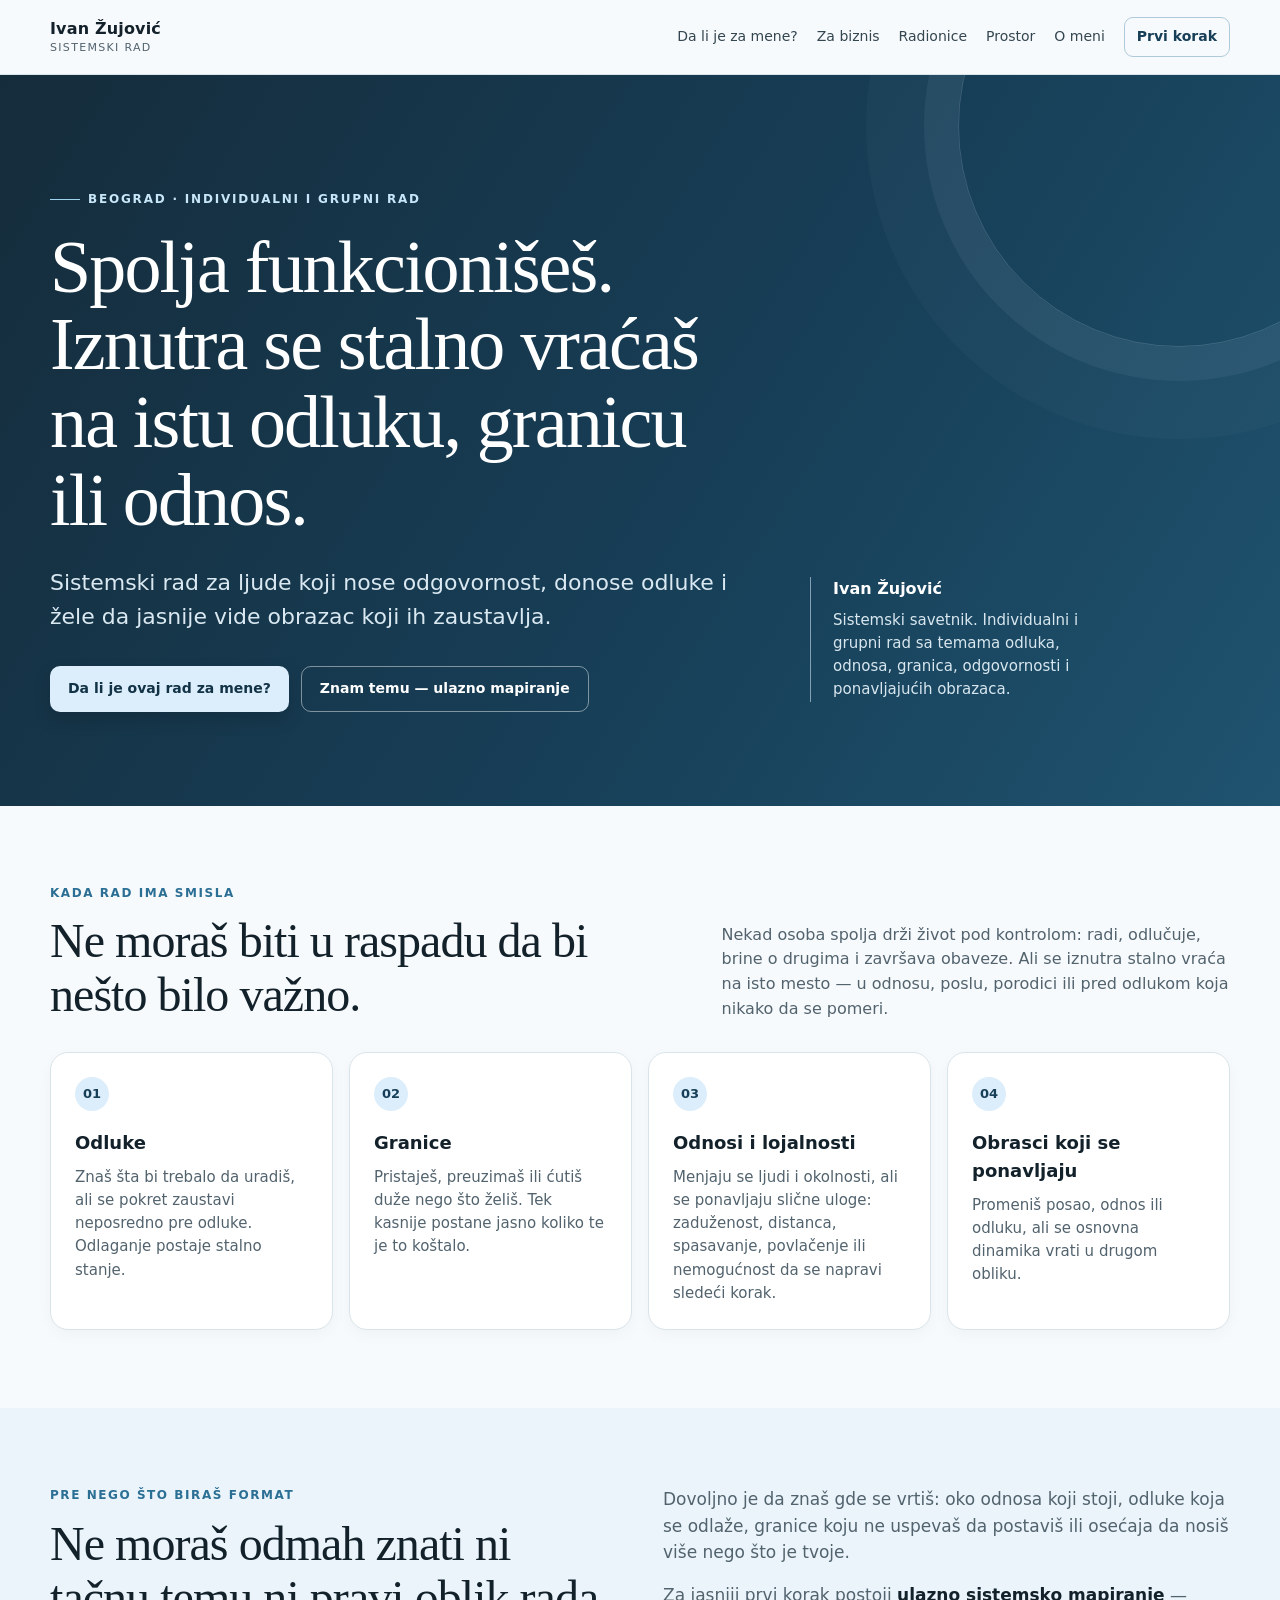
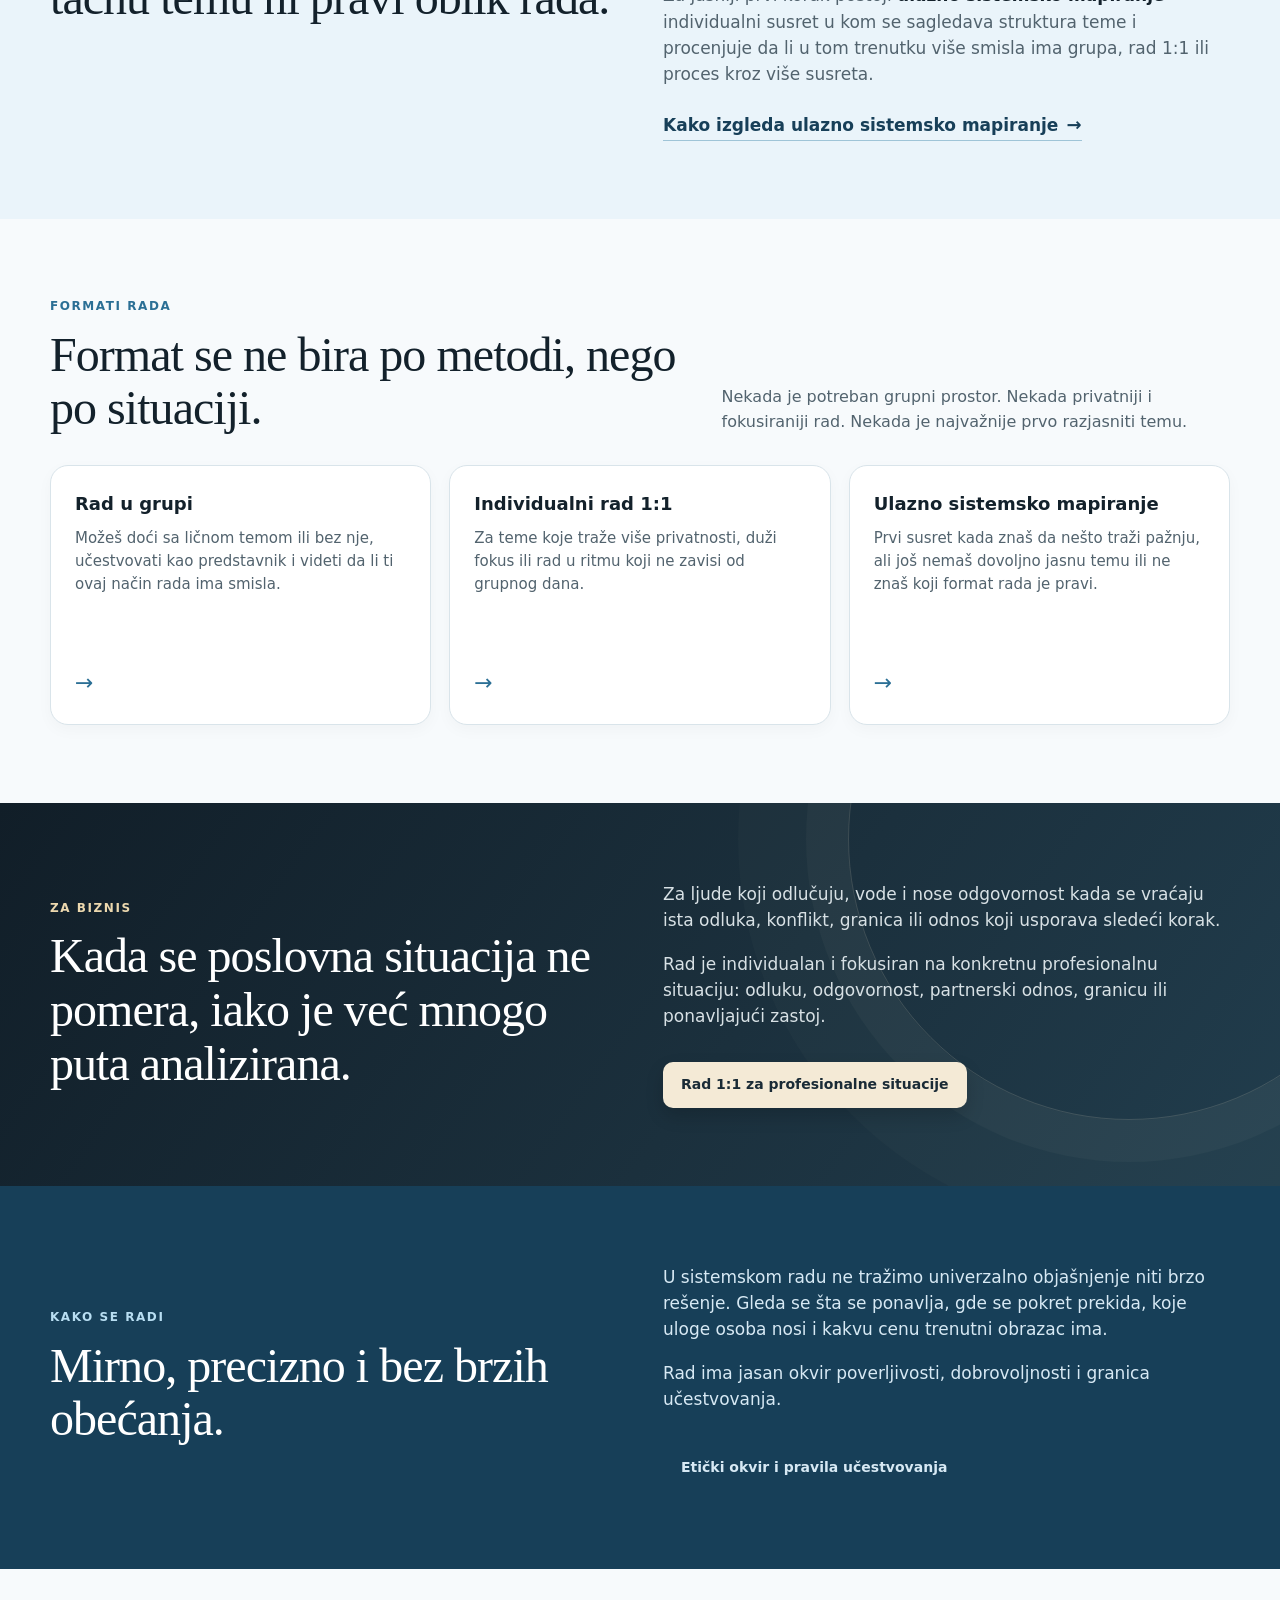
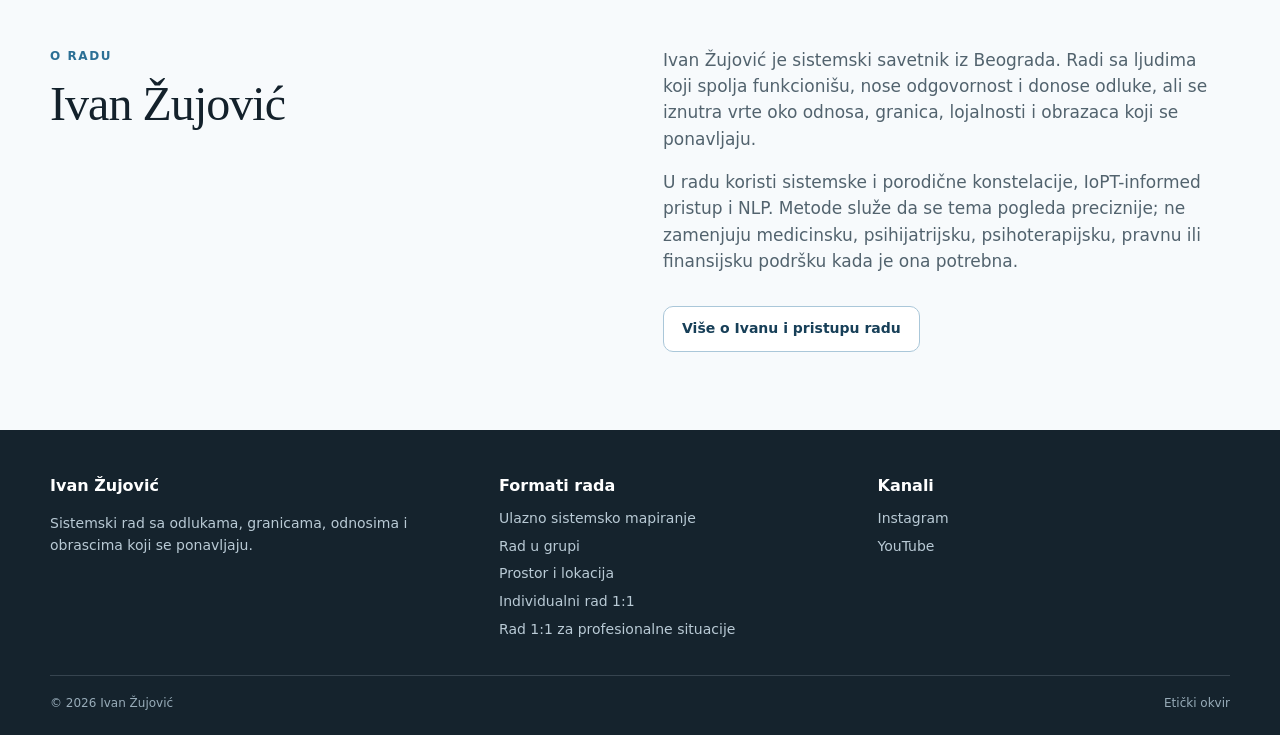
<file: index.html>
<!doctype html>
<html lang="sr-Latn-RS">
<head>
  <meta charset="utf-8">
  <meta name="viewport" content="width=device-width,initial-scale=1">
  <meta name="theme-color" content="#13212b">
  <title>Ivan Žujović | Sistemski rad u Beogradu</title>
  <meta name="description" content="Sistemski rad za ljude koji spolja funkcionišu, a iznutra zapinju oko odluka, granica, odnosa i obrazaca koji se ponavljaju. Beograd — individualni i grupni rad.">
  <link rel="canonical" href="https://krusibal.rs/">
  <meta property="og:locale" content="sr_RS">
  <meta property="og:type" content="website">
  <meta property="og:title" content="Ivan Žujović | Sistemski rad u Beogradu">
  <meta property="og:description" content="Sistemski rad za ljude koji spolja funkcionišu, a iznutra zapinju oko odluka, granica, odnosa i obrazaca koji se ponavljaju. Beograd — individualni i grupni rad.">
  <meta property="og:url" content="https://krusibal.rs/">
  <meta property="og:image" content="https://krusibal.rs/assets/og-ivan-zujovic.png">
  <meta property="og:image:width" content="1200">
  <meta property="og:image:height" content="630">
  <meta name="twitter:card" content="summary_large_image">
  <meta name="twitter:title" content="Ivan Žujović | Sistemski rad u Beogradu">
  <meta name="twitter:description" content="Sistemski rad za ljude koji spolja funkcionišu, a iznutra zapinju oko odluka, granica, odnosa i obrazaca koji se ponavljaju. Beograd — individualni i grupni rad.">
  <meta name="twitter:image" content="https://krusibal.rs/assets/og-ivan-zujovic.png">
  <link rel="icon" href="assets/favicon.svg" type="image/svg+xml">
  <link rel="stylesheet" href="assets/styles.css">
  <script type="application/ld+json">
{
  "@context":"https://schema.org",
  "@type":"Person",
  "name":"Ivan Žujović",
  "jobTitle":"Sistemski savetnik",
  "description":"Sistemski rad sa odlukama, granicama, odnosima i obrascima koji se ponavljaju.",
  "url":"https://krusibal.rs/",
  "address":{"@type":"PostalAddress","addressLocality":"Beograd","addressCountry":"RS"},
  "sameAs":[
    "https://www.instagram.com/krusibal/",
    "https://www.youtube.com/@krusibal"
  ]
}
</script>
</head>
<body>
<header class="site-header">
  <div class="container header-row">
    <a class="brand" href="" aria-label="Ivan Žujović — početna"><strong>Ivan Žujović</strong><small>Sistemski rad</small></a>
    <button class="nav-toggle" type="button" aria-expanded="false" aria-controls="site-navigation">Meni</button>
    <nav id="site-navigation" class="nav" aria-label="Glavna navigacija">
      <a href="da-li-je-ovaj-rad-za-mene/">Da li je za mene?</a><a href="rad-1-na-1-za-profesionalne-situacije/">Za biznis</a><a href="radionice/">Radionice</a><a href="prostor-i-lokacija/">Prostor</a><a href="o-meni/">O meni</a>
      <a class="nav-cta" href="ulazno-sistemsko-mapiranje/">Prvi korak</a>
    </nav>
  </div>
</header>
<main>
<section class="hero">
  <div class="container hero-grid">
    <div>
      <div class="eyebrow">Beograd · individualni i grupni rad</div>
      <h1>Spolja funkcionišeš. Iznutra se stalno vraćaš na istu odluku, granicu ili odnos.</h1>
      <p>Sistemski rad za ljude koji nose odgovornost, donose odluke i žele da jasnije vide obrazac koji ih zaustavlja.</p>
      <div class="actions">
        <a class="button primary" href="da-li-je-ovaj-rad-za-mene/">Da li je ovaj rad za mene?</a>
        <a class="button secondary" href="ulazno-sistemsko-mapiranje/">Znam temu — ulazno mapiranje</a>
      </div>
    </div>
    <aside class="hero-note">
      <strong>Ivan Žujović</strong>
      Sistemski savetnik. Individualni i grupni rad sa temama odluka, odnosa, granica, odgovornosti i ponavljajućih obrazaca.
    </aside>
  </div>
</section>

<section>
  <div class="container">
    <div class="section-head">
      <div><div class="kicker">Kada rad ima smisla</div><h2>Ne moraš biti u raspadu da bi nešto bilo važno.</h2></div>
      <p>Nekad osoba spolja drži život pod kontrolom: radi, odlučuje, brine o drugima i završava obaveze. Ali se iznutra stalno vraća na isto mesto — u odnosu, poslu, porodici ili pred odlukom koja nikako da se pomeri.</p>
    </div>
    <div class="grid-4">
      <article class="card"><div class="num">01</div><h3>Odluke</h3><p>Znaš šta bi trebalo da uradiš, ali se pokret zaustavi neposredno pre odluke. Odlaganje postaje stalno stanje.</p></article>
      <article class="card"><div class="num">02</div><h3>Granice</h3><p>Pristaješ, preuzimaš ili ćutiš duže nego što želiš. Tek kasnije postane jasno koliko te je to koštalo.</p></article>
      <article class="card"><div class="num">03</div><h3>Odnosi i lojalnosti</h3><p>Menjaju se ljudi i okolnosti, ali se ponavljaju slične uloge: zaduženost, distanca, spasavanje, povlačenje ili nemogućnost da se napravi sledeći korak.</p></article>
      <article class="card"><div class="num">04</div><h3>Obrasci koji se ponavljaju</h3><p>Promeniš posao, odnos ili odluku, ali se osnovna dinamika vrati u drugom obliku.</p></article>
    </div>
  </div>
</section>

<section class="soft">
  <div class="container split">
    <div>
      <div class="kicker">Pre nego što biraš format</div>
      <h2>Ne moraš odmah znati ni tačnu temu ni pravi oblik rada.</h2>
    </div>
    <div class="prose">
      <p>Dovoljno je da znaš gde se vrtiš: oko odnosa koji stoji, odluke koja se odlaže, granice koju ne uspevaš da postaviš ili osećaja da nosiš više nego što je tvoje.</p>
      <p>Za jasniji prvi korak postoji <strong>ulazno sistemsko mapiranje</strong> — individualni susret u kom se sagledava struktura teme i procenjuje da li u tom trenutku više smisla ima grupa, rad 1:1 ili proces kroz više susreta.</p>
      <p class="inline-cta"><a class="text-link" href="ulazno-sistemsko-mapiranje/">Kako izgleda ulazno sistemsko mapiranje <span aria-hidden="true">→</span></a></p>
    </div>
  </div>
</section>

<section>
  <div class="container">
    <div class="section-head">
      <div><div class="kicker">Formati rada</div><h2>Format se ne bira po metodi, nego po situaciji.</h2></div>
      <p>Nekada je potreban grupni prostor. Nekada privatniji i fokusiraniji rad. Nekada je najvažnije prvo razjasniti temu.</p>
    </div>
    <div class="grid-3">
      <a class="card format-card" href="rad-u-grupi/"><div><h3>Rad u grupi</h3><p>Možeš doći sa ličnom temom ili bez nje, učestvovati kao predstavnik i videti da li ti ovaj način rada ima smisla.</p></div><div class="arrow">→</div></a>
      <a class="card format-card" href="rad-1-na-1/"><div><h3>Individualni rad 1:1</h3><p>Za teme koje traže više privatnosti, duži fokus ili rad u ritmu koji ne zavisi od grupnog dana.</p></div><div class="arrow">→</div></a>
      <a class="card format-card" href="ulazno-sistemsko-mapiranje/"><div><h3>Ulazno sistemsko mapiranje</h3><p>Prvi susret kada znaš da nešto traži pažnju, ali još nemaš dovoljno jasnu temu ili ne znaš koji format rada je pravi.</p></div><div class="arrow">→</div></a>
    </div>
  </div>
</section>

<section class="business-band">
  <div class="container business-grid">
    <div>
      <div class="kicker">Za biznis</div>
      <h2>Kada se poslovna situacija ne pomera, iako je već mnogo puta analizirana.</h2>
    </div>
    <div class="prose">
      <p>Za ljude koji odlučuju, vode i nose odgovornost kada se vraćaju ista odluka, konflikt, granica ili odnos koji usporava sledeći korak.</p>
      <p>Rad je individualan i fokusiran na konkretnu profesionalnu situaciju: odluku, odgovornost, partnerski odnos, granicu ili ponavljajući zastoj.</p>
      <div class="actions"><a class="button business-button" href="rad-1-na-1-za-profesionalne-situacije/">Rad 1:1 za profesionalne situacije</a></div>
    </div>
  </div>
</section>

<section class="band">
  <div class="container split">
    <div><div class="kicker">Kako se radi</div><h2>Mirno, precizno i bez brzih obećanja.</h2></div>
    <div class="prose"><p>U sistemskom radu ne tražimo univerzalno objašnjenje niti brzo rešenje. Gleda se šta se ponavlja, gde se pokret prekida, koje uloge osoba nosi i kakvu cenu trenutni obrazac ima.</p><p>Rad ima jasan okvir poverljivosti, dobrovoljnosti i granica učestvovanja.</p><div class="actions"><a class="button button-secondary" href="eticki-okvir/">Etički okvir i pravila učestvovanja</a></div></div>
  </div>
</section>

<section>
  <div class="container split">
    <div><div class="kicker">O radu</div><h2>Ivan Žujović</h2></div>
    <div class="prose"><p>Ivan Žujović je sistemski savetnik iz Beograda. Radi sa ljudima koji spolja funkcionišu, nose odgovornost i donose odluke, ali se iznutra vrte oko odnosa, granica, lojalnosti i obrazaca koji se ponavljaju.</p><p>U radu koristi sistemske i porodične konstelacije, IoPT-informed pristup i NLP. Metode služe da se tema pogleda preciznije; ne zamenjuju medicinsku, psihijatrijsku, psihoterapijsku, pravnu ili finansijsku podršku kada je ona potrebna.</p><div class="actions"><a class="button ghost" href="o-meni/">Više o Ivanu i pristupu radu</a></div></div>
  </div>
</section>
</main>
<footer class="site-footer">
  <div class="container footer-grid">
    <div>
      <h3>Ivan Žujović</h3>
      <p>Sistemski rad sa odlukama, granicama, odnosima i obrascima koji se ponavljaju.</p>
    </div>
    <div>
      <h3>Formati rada</h3>
      <ul>
        <li><a href="ulazno-sistemsko-mapiranje/">Ulazno sistemsko mapiranje</a></li>
        <li><a href="rad-u-grupi/">Rad u grupi</a></li>
        <li><a href="prostor-i-lokacija/">Prostor i lokacija</a></li>
        <li><a href="rad-1-na-1/">Individualni rad 1:1</a></li>
        <li><a href="rad-1-na-1-za-profesionalne-situacije/">Rad 1:1 za profesionalne situacije</a></li>
      </ul>
    </div>
    <div>
      <h3>Kanali</h3>
      <ul>
        <li><a href="https://www.instagram.com/krusibal/" target="_blank" rel="noopener noreferrer">Instagram</a></li>
        <li><a href="https://www.youtube.com/@krusibal" target="_blank" rel="noopener noreferrer">YouTube</a></li>
      </ul>
    </div>
  </div>
  <div class="container footer-bottom"><span>© 2026 Ivan Žujović</span><span><a href="eticki-okvir/">Etički okvir</a></span></div>
</footer>
<script src="assets/app.js"></script>
</body>
</html>
</file>
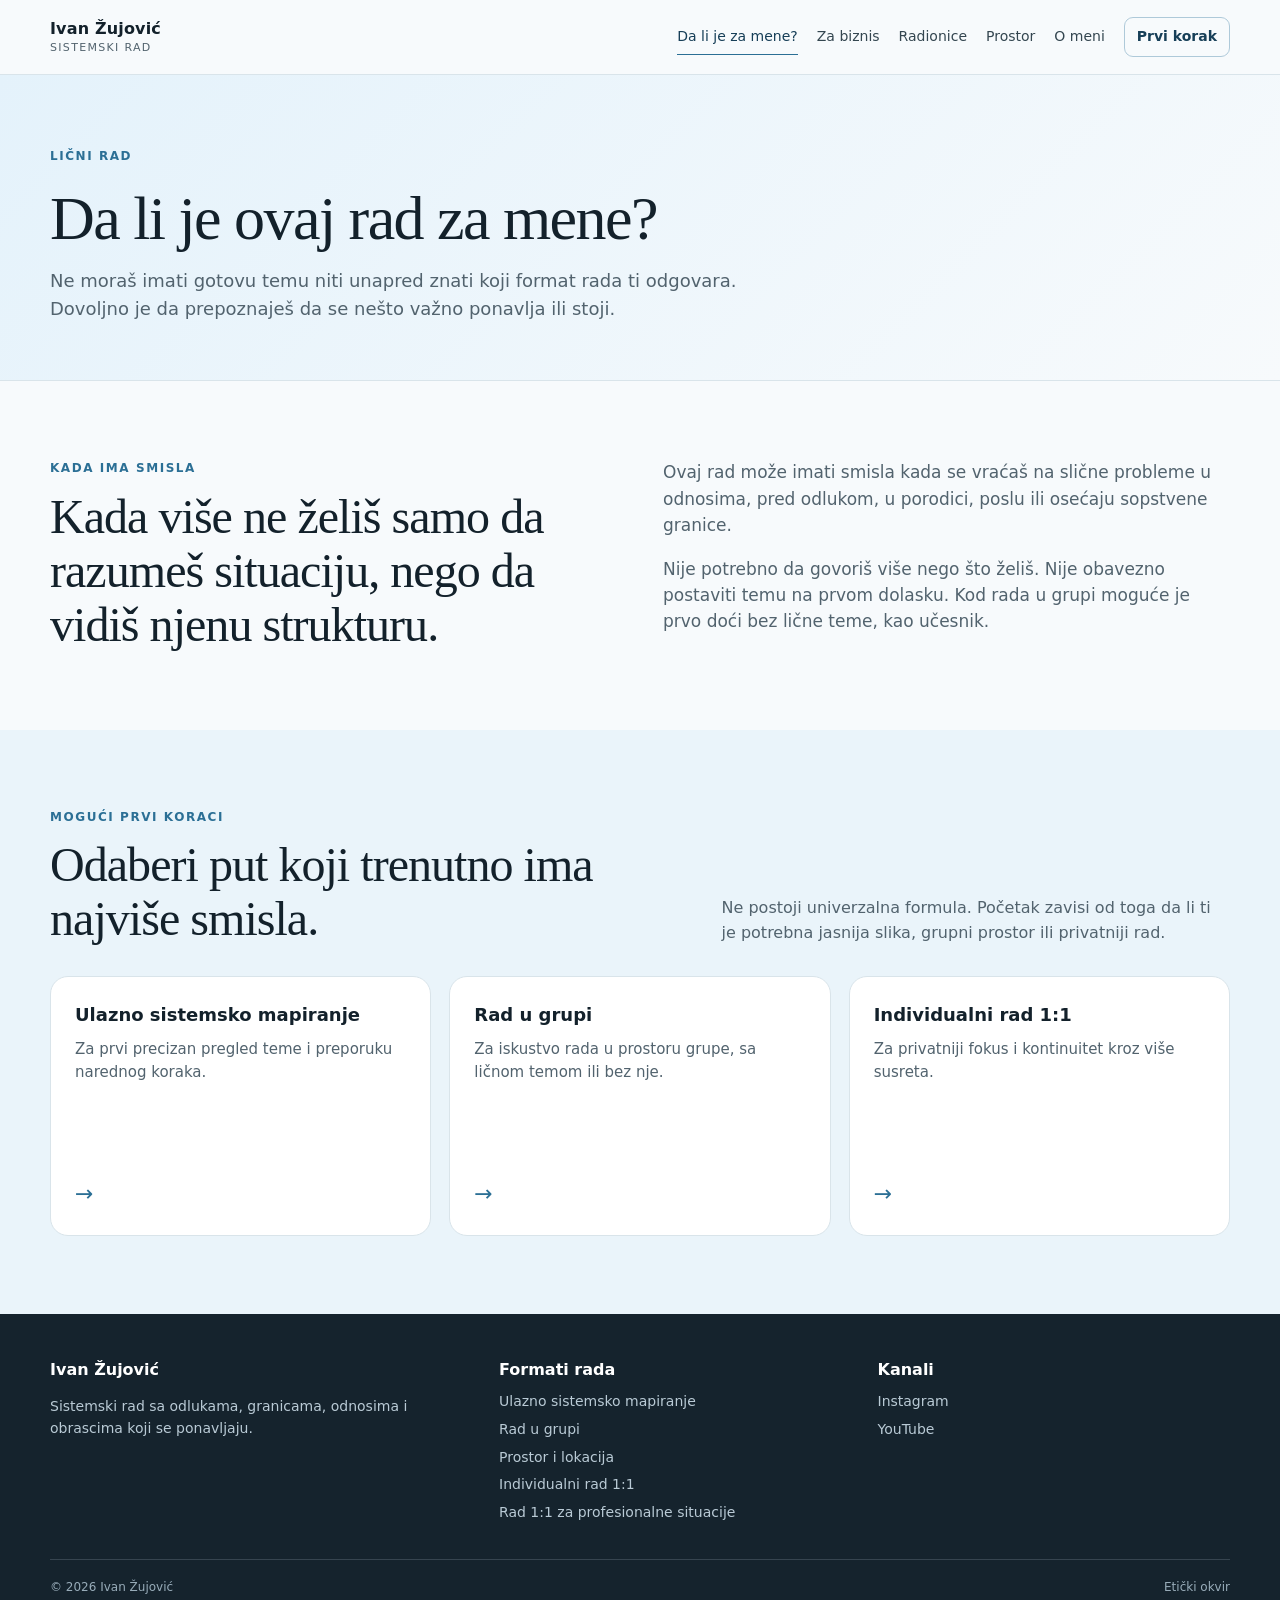
<file: da-li-je-ovaj-rad-za-mene/index.html>
<!doctype html>
<html lang="sr-Latn-RS">
<head>
  <meta charset="utf-8">
  <meta name="viewport" content="width=device-width,initial-scale=1">
  <meta name="theme-color" content="#13212b">
  <title>Da li je sistemski rad za mene? | Ivan Žujović</title>
  <meta name="description" content="Informacije o tome kada sistemski rad može imati smisla i kako izabrati prvi korak: grupni rad, rad 1:1 ili ulazno sistemsko mapiranje.">
  <link rel="canonical" href="https://krusibal.rs/da-li-je-ovaj-rad-za-mene/">
  <meta property="og:locale" content="sr_RS">
  <meta property="og:type" content="website">
  <meta property="og:title" content="Da li je sistemski rad za mene? | Ivan Žujović">
  <meta property="og:description" content="Informacije o tome kada sistemski rad može imati smisla i kako izabrati prvi korak: grupni rad, rad 1:1 ili ulazno sistemsko mapiranje.">
  <meta property="og:url" content="https://krusibal.rs/da-li-je-ovaj-rad-za-mene/">
  <meta property="og:image" content="https://krusibal.rs/assets/og-ivan-zujovic.png">
  <meta property="og:image:width" content="1200">
  <meta property="og:image:height" content="630">
  <meta name="twitter:card" content="summary_large_image">
  <meta name="twitter:title" content="Da li je sistemski rad za mene? | Ivan Žujović">
  <meta name="twitter:description" content="Informacije o tome kada sistemski rad može imati smisla i kako izabrati prvi korak: grupni rad, rad 1:1 ili ulazno sistemsko mapiranje.">
  <meta name="twitter:image" content="https://krusibal.rs/assets/og-ivan-zujovic.png">
  <link rel="icon" href="../assets/favicon.svg" type="image/svg+xml">
  <link rel="stylesheet" href="../assets/styles.css">
  
</head>
<body>
<header class="site-header">
  <div class="container header-row">
    <a class="brand" href="../" aria-label="Ivan Žujović — početna"><strong>Ivan Žujović</strong><small>Sistemski rad</small></a>
    <button class="nav-toggle" type="button" aria-expanded="false" aria-controls="site-navigation">Meni</button>
    <nav id="site-navigation" class="nav" aria-label="Glavna navigacija">
      <a href="../da-li-je-ovaj-rad-za-mene/" aria-current="page">Da li je za mene?</a><a href="../rad-1-na-1-za-profesionalne-situacije/">Za biznis</a><a href="../radionice/">Radionice</a><a href="../prostor-i-lokacija/">Prostor</a><a href="../o-meni/">O meni</a>
      <a class="nav-cta" href="../ulazno-sistemsko-mapiranje/">Prvi korak</a>
    </nav>
  </div>
</header>
<main>
<section class="page-hero">
  <div class="container">
    <div class="kicker">Lični rad</div>
    <h1>Da li je ovaj rad za mene?</h1>
    <p>Ne moraš imati gotovu temu niti unapred znati koji format rada ti odgovara. Dovoljno je da prepoznaješ da se nešto važno ponavlja ili stoji.</p>
  </div>
</section>
<section>
  <div class="container split">
    <div><div class="kicker">Kada ima smisla</div><h2>Kada više ne želiš samo da razumeš situaciju, nego da vidiš njenu strukturu.</h2></div>
    <div class="prose"><p>Ovaj rad može imati smisla kada se vraćaš na slične probleme u odnosima, pred odlukom, u porodici, poslu ili osećaju sopstvene granice.</p><p>Nije potrebno da govoriš više nego što želiš. Nije obavezno postaviti temu na prvom dolasku. Kod rada u grupi moguće je prvo doći bez lične teme, kao učesnik.</p></div>
  </div>
</section>
<section class="soft">
  <div class="container">
    <div class="section-head"><div><div class="kicker">Mogući prvi koraci</div><h2>Odaberi put koji trenutno ima najviše smisla.</h2></div><p>Ne postoji univerzalna formula. Početak zavisi od toga da li ti je potrebna jasnija slika, grupni prostor ili privatniji rad.</p></div>
    <div class="grid-3">
      <a class="card format-card" href="../ulazno-sistemsko-mapiranje/"><div><h3>Ulazno sistemsko mapiranje</h3><p>Za prvi precizan pregled teme i preporuku narednog koraka.</p></div><div class="arrow">→</div></a>
      <a class="card format-card" href="../rad-u-grupi/"><div><h3>Rad u grupi</h3><p>Za iskustvo rada u prostoru grupe, sa ličnom temom ili bez nje.</p></div><div class="arrow">→</div></a>
      <a class="card format-card" href="../rad-1-na-1/"><div><h3>Individualni rad 1:1</h3><p>Za privatniji fokus i kontinuitet kroz više susreta.</p></div><div class="arrow">→</div></a>
    </div>
  </div>
</section>
</main>
<footer class="site-footer">
  <div class="container footer-grid">
    <div>
      <h3>Ivan Žujović</h3>
      <p>Sistemski rad sa odlukama, granicama, odnosima i obrascima koji se ponavljaju.</p>
    </div>
    <div>
      <h3>Formati rada</h3>
      <ul>
        <li><a href="../ulazno-sistemsko-mapiranje/">Ulazno sistemsko mapiranje</a></li>
        <li><a href="../rad-u-grupi/">Rad u grupi</a></li>
        <li><a href="../prostor-i-lokacija/">Prostor i lokacija</a></li>
        <li><a href="../rad-1-na-1/">Individualni rad 1:1</a></li>
        <li><a href="../rad-1-na-1-za-profesionalne-situacije/">Rad 1:1 za profesionalne situacije</a></li>
      </ul>
    </div>
    <div>
      <h3>Kanali</h3>
      <ul>
        <li><a href="https://www.instagram.com/krusibal/" target="_blank" rel="noopener noreferrer">Instagram</a></li>
        <li><a href="https://www.youtube.com/@krusibal" target="_blank" rel="noopener noreferrer">YouTube</a></li>
      </ul>
    </div>
  </div>
  <div class="container footer-bottom"><span>© 2026 Ivan Žujović</span><span><a href="../eticki-okvir/">Etički okvir</a></span></div>
</footer>
<script src="../assets/app.js"></script>
</body>
</html>
</file>
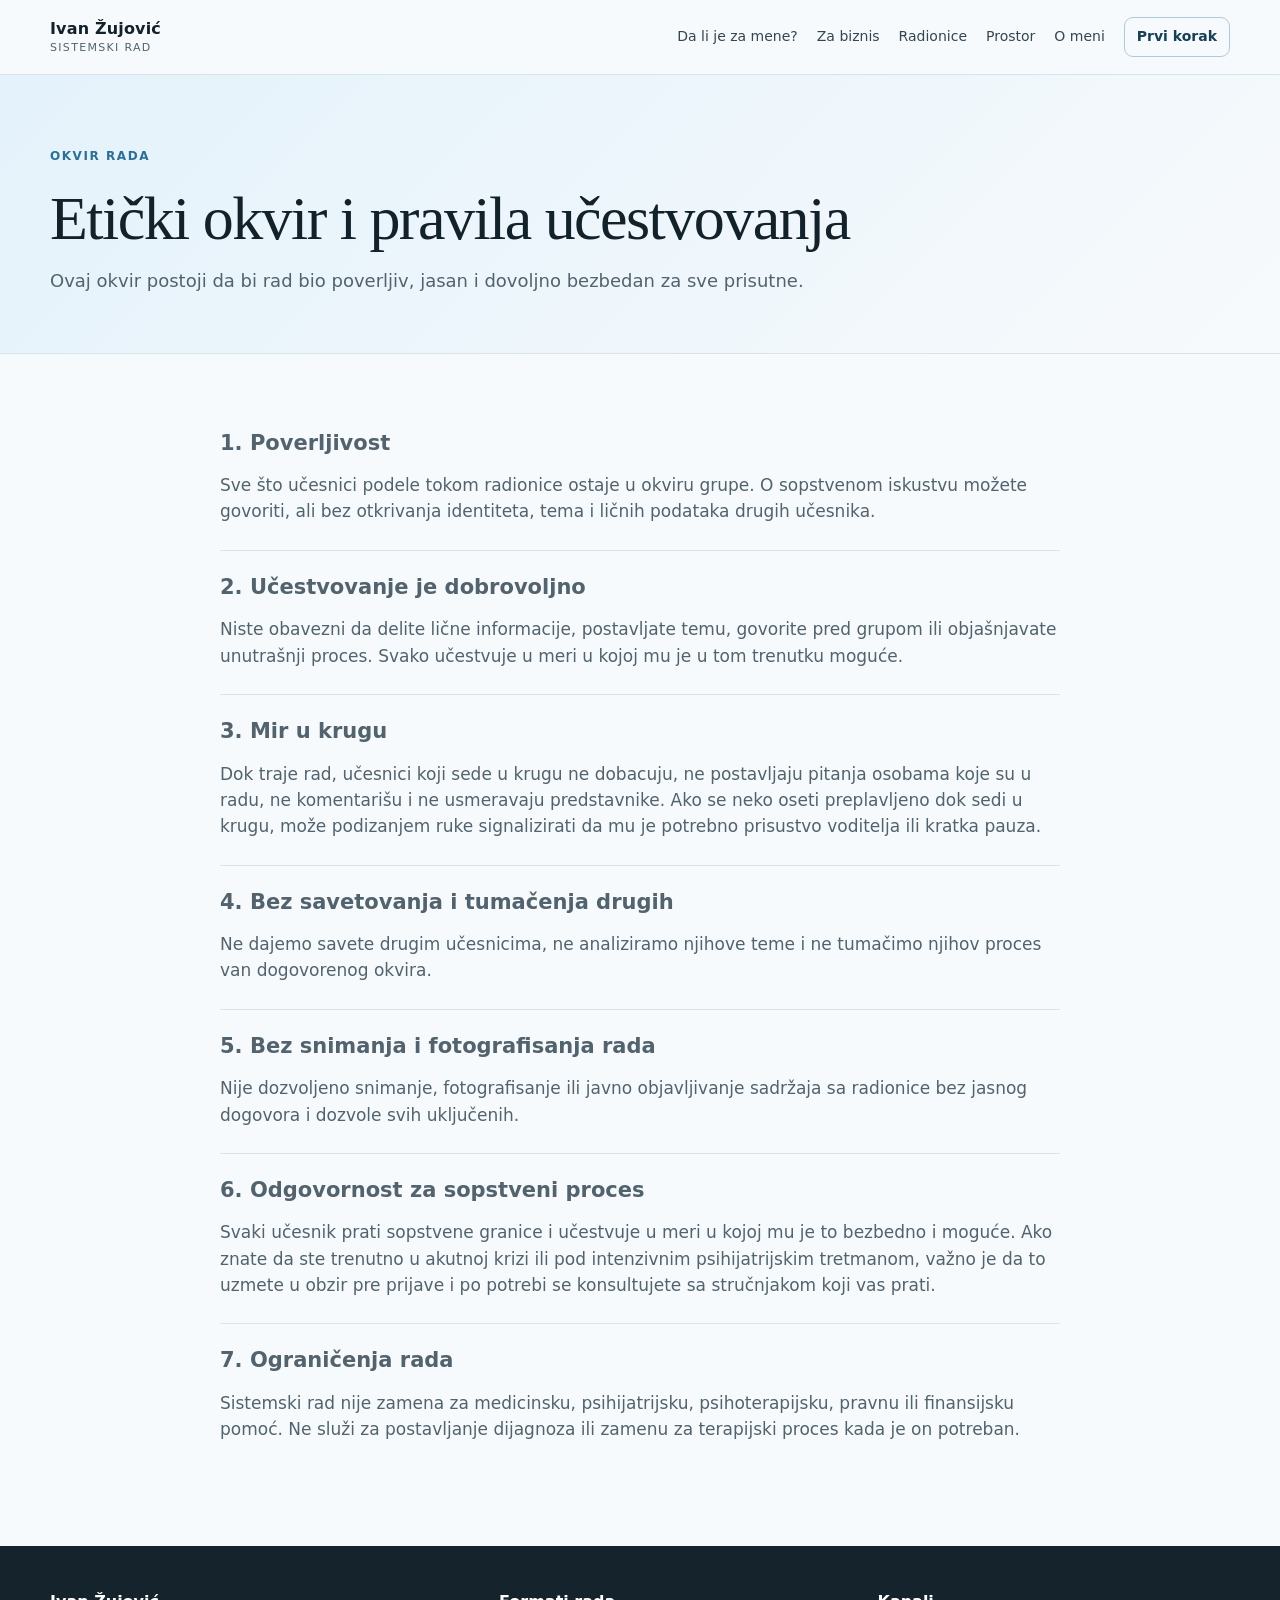
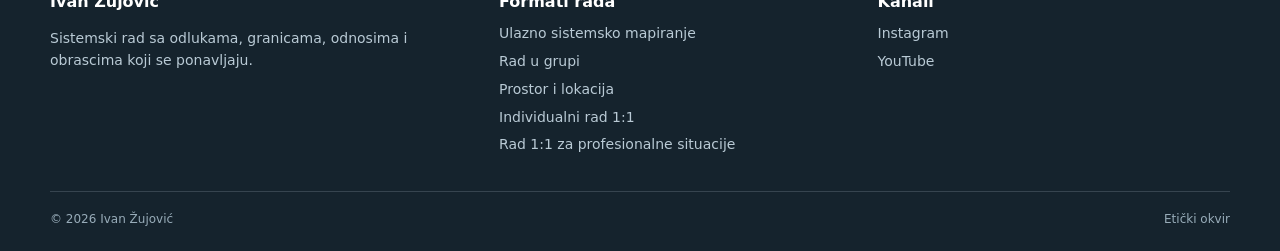
<file: eticki-okvir/index.html>
<!doctype html>
<html lang="sr-Latn-RS">
<head>
  <meta charset="utf-8">
  <meta name="viewport" content="width=device-width,initial-scale=1">
  <meta name="theme-color" content="#13212b">
  <title>Etički okvir i pravila učestvovanja | Ivan Žujović</title>
  <meta name="description" content="Etički okvir, poverljivost, pravila grupnog rada i granice učestvovanja na radionicama Ivana Žujovića.">
  <link rel="canonical" href="https://krusibal.rs/eticki-okvir/">
  <meta property="og:locale" content="sr_RS">
  <meta property="og:type" content="website">
  <meta property="og:title" content="Etički okvir i pravila učestvovanja | Ivan Žujović">
  <meta property="og:description" content="Etički okvir, poverljivost, pravila grupnog rada i granice učestvovanja na radionicama Ivana Žujovića.">
  <meta property="og:url" content="https://krusibal.rs/eticki-okvir/">
  <meta property="og:image" content="https://krusibal.rs/assets/og-ivan-zujovic.png">
  <meta property="og:image:width" content="1200">
  <meta property="og:image:height" content="630">
  <meta name="twitter:card" content="summary_large_image">
  <meta name="twitter:title" content="Etički okvir i pravila učestvovanja | Ivan Žujović">
  <meta name="twitter:description" content="Etički okvir, poverljivost, pravila grupnog rada i granice učestvovanja na radionicama Ivana Žujovića.">
  <meta name="twitter:image" content="https://krusibal.rs/assets/og-ivan-zujovic.png">
  <link rel="icon" href="../assets/favicon.svg" type="image/svg+xml">
  <link rel="stylesheet" href="../assets/styles.css">
  
</head>
<body>
<header class="site-header">
  <div class="container header-row">
    <a class="brand" href="../" aria-label="Ivan Žujović — početna"><strong>Ivan Žujović</strong><small>Sistemski rad</small></a>
    <button class="nav-toggle" type="button" aria-expanded="false" aria-controls="site-navigation">Meni</button>
    <nav id="site-navigation" class="nav" aria-label="Glavna navigacija">
      <a href="../da-li-je-ovaj-rad-za-mene/">Da li je za mene?</a><a href="../rad-1-na-1-za-profesionalne-situacije/">Za biznis</a><a href="../radionice/">Radionice</a><a href="../prostor-i-lokacija/">Prostor</a><a href="../o-meni/">O meni</a>
      <a class="nav-cta" href="../ulazno-sistemsko-mapiranje/">Prvi korak</a>
    </nav>
  </div>
</header>
<main>
<section class="page-hero">
  <div class="container">
    <div class="kicker">Okvir rada</div>
    <h1>Etički okvir i pravila učestvovanja</h1>
    <p>Ovaj okvir postoji da bi rad bio poverljiv, jasan i dovoljno bezbedan za sve prisutne.</p>
  </div>
</section>
<section>
  <div class="container content-narrow prose">
    <div class="rule-block"><h2>1. Poverljivost</h2><p>Sve što učesnici podele tokom radionice ostaje u okviru grupe. O sopstvenom iskustvu možete govoriti, ali bez otkrivanja identiteta, tema i ličnih podataka drugih učesnika.</p></div>
    <div class="rule-block"><h2>2. Učestvovanje je dobrovoljno</h2><p>Niste obavezni da delite lične informacije, postavljate temu, govorite pred grupom ili objašnjavate unutrašnji proces. Svako učestvuje u meri u kojoj mu je u tom trenutku moguće.</p></div>
    <div class="rule-block"><h2>3. Mir u krugu</h2><p>Dok traje rad, učesnici koji sede u krugu ne dobacuju, ne postavljaju pitanja osobama koje su u radu, ne komentarišu i ne usmeravaju predstavnike. Ako se neko oseti preplavljeno dok sedi u krugu, može podizanjem ruke signalizirati da mu je potrebno prisustvo voditelja ili kratka pauza.</p></div>
    <div class="rule-block"><h2>4. Bez savetovanja i tumačenja drugih</h2><p>Ne dajemo savete drugim učesnicima, ne analiziramo njihove teme i ne tumačimo njihov proces van dogovorenog okvira.</p></div>
    <div class="rule-block"><h2>5. Bez snimanja i fotografisanja rada</h2><p>Nije dozvoljeno snimanje, fotografisanje ili javno objavljivanje sadržaja sa radionice bez jasnog dogovora i dozvole svih uključenih.</p></div>
    <div class="rule-block"><h2>6. Odgovornost za sopstveni proces</h2><p>Svaki učesnik prati sopstvene granice i učestvuje u meri u kojoj mu je to bezbedno i moguće. Ako znate da ste trenutno u akutnoj krizi ili pod intenzivnim psihijatrijskim tretmanom, važno je da to uzmete u obzir pre prijave i po potrebi se konsultujete sa stručnjakom koji vas prati.</p></div>
    <div class="rule-block"><h2>7. Ograničenja rada</h2><p>Sistemski rad nije zamena za medicinsku, psihijatrijsku, psihoterapijsku, pravnu ili finansijsku pomoć. Ne služi za postavljanje dijagnoza ili zamenu za terapijski proces kada je on potreban.</p></div>
  </div>
</section>
</main>
<footer class="site-footer">
  <div class="container footer-grid">
    <div>
      <h3>Ivan Žujović</h3>
      <p>Sistemski rad sa odlukama, granicama, odnosima i obrascima koji se ponavljaju.</p>
    </div>
    <div>
      <h3>Formati rada</h3>
      <ul>
        <li><a href="../ulazno-sistemsko-mapiranje/">Ulazno sistemsko mapiranje</a></li>
        <li><a href="../rad-u-grupi/">Rad u grupi</a></li>
        <li><a href="../prostor-i-lokacija/">Prostor i lokacija</a></li>
        <li><a href="../rad-1-na-1/">Individualni rad 1:1</a></li>
        <li><a href="../rad-1-na-1-za-profesionalne-situacije/">Rad 1:1 za profesionalne situacije</a></li>
      </ul>
    </div>
    <div>
      <h3>Kanali</h3>
      <ul>
        <li><a href="https://www.instagram.com/krusibal/" target="_blank" rel="noopener noreferrer">Instagram</a></li>
        <li><a href="https://www.youtube.com/@krusibal" target="_blank" rel="noopener noreferrer">YouTube</a></li>
      </ul>
    </div>
  </div>
  <div class="container footer-bottom"><span>© 2026 Ivan Žujović</span><span><a href="../eticki-okvir/">Etički okvir</a></span></div>
</footer>
<script src="../assets/app.js"></script>
</body>
</html>
</file>
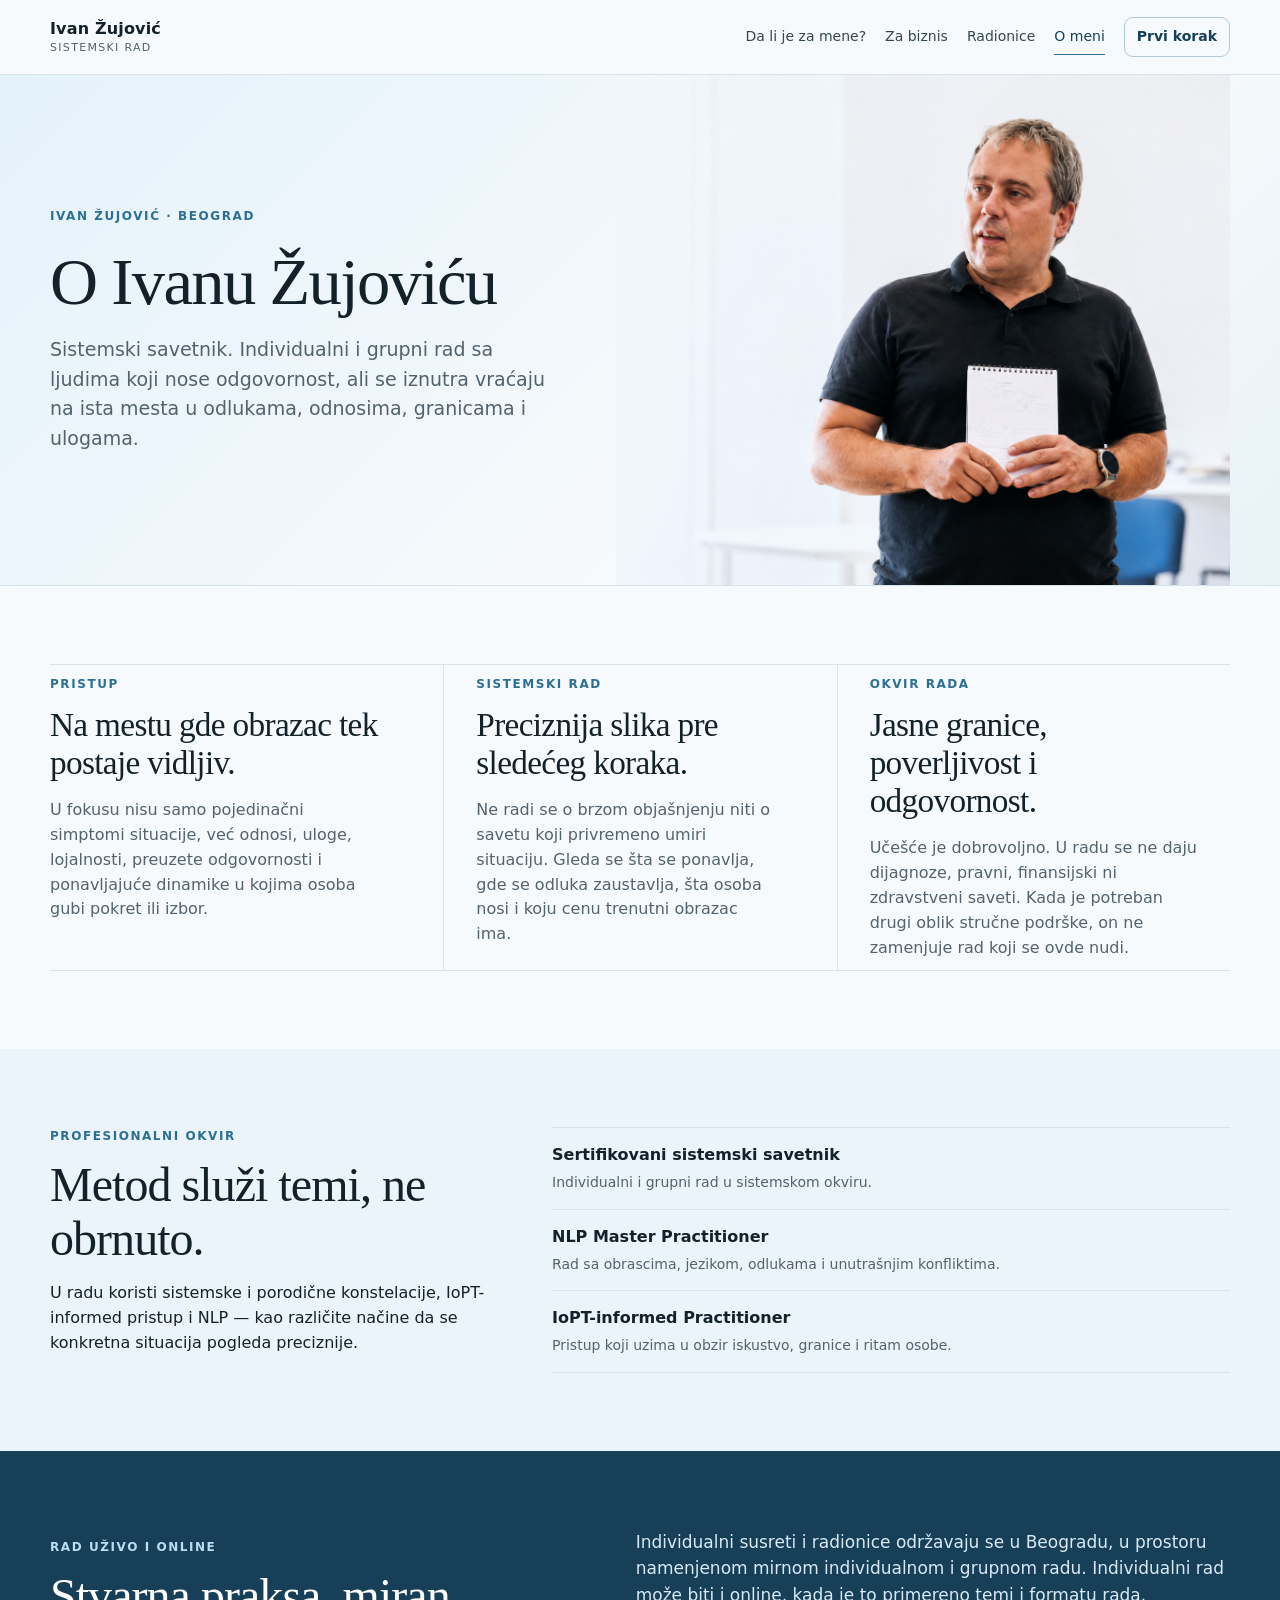
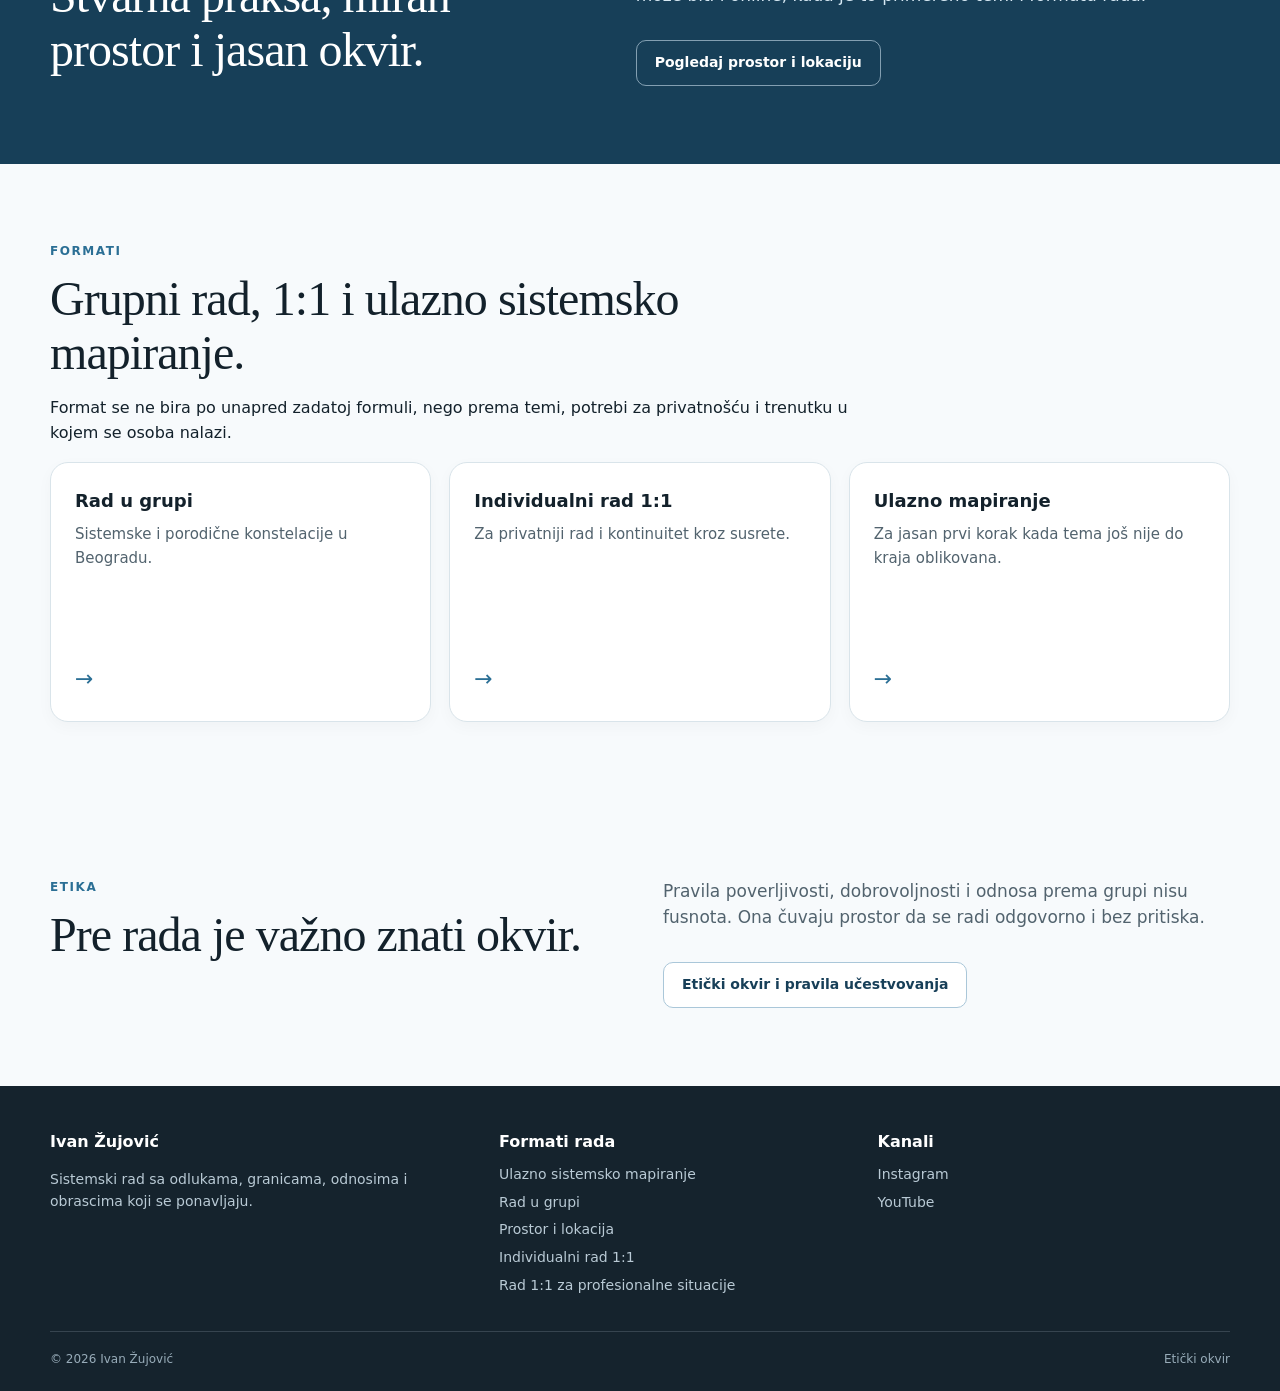
<file: o-meni/index.html>
<!doctype html>
<html lang="sr-Latn-RS">
<head>
  <meta charset="utf-8">
  <meta name="viewport" content="width=device-width,initial-scale=1">
  <meta name="theme-color" content="#13212b">
  <title>O Ivanu Žujoviću | Sistemski savetnik iz Beograda</title>
  <meta name="description" content="Informacije o Ivanu Žujoviću, sistemskom savetniku iz Beograda koji radi individualno i u grupi.">
  <link rel="canonical" href="https://krusibal.rs/o-meni/">
  <meta property="og:locale" content="sr_RS">
  <meta property="og:type" content="website">
  <meta property="og:title" content="O Ivanu Žujoviću | Sistemski savetnik iz Beograda">
  <meta property="og:description" content="Informacije o Ivanu Žujoviću, sistemskom savetniku iz Beograda koji radi individualno i u grupi.">
  <meta property="og:url" content="https://krusibal.rs/o-meni/">
  <meta property="og:image" content="https://krusibal.rs/assets/og-ivan-zujovic.png">
  <meta property="og:image:width" content="1200">
  <meta property="og:image:height" content="630">
  <meta name="twitter:card" content="summary_large_image">
  <meta name="twitter:title" content="O Ivanu Žujoviću | Sistemski savetnik iz Beograda">
  <meta name="twitter:description" content="Informacije o Ivanu Žujoviću, sistemskom savetniku iz Beograda koji radi individualno i u grupi.">
  <meta name="twitter:image" content="https://krusibal.rs/assets/og-ivan-zujovic.png">
  <link rel="icon" href="../assets/favicon.svg" type="image/svg+xml">
  <link rel="stylesheet" href="../assets/styles.css">
  <link rel="stylesheet" href="../assets/about.css">
  <script type="application/ld+json">
{
  "@context":"https://schema.org",
  "@type":"ProfilePage",
  "mainEntity":{
    "@type":"Person",
    "name":"Ivan Žujović",
    "jobTitle":"Sistemski savetnik",
    "url":"https://krusibal.rs/o-meni/"
  }
}
</script>
</head>
<body>
<header class="site-header">
  <div class="container header-row">
    <a class="brand" href="../" aria-label="Ivan Žujović — početna"><strong>Ivan Žujović</strong><small>Sistemski rad</small></a>
    <button class="nav-toggle" type="button" aria-expanded="false" aria-controls="site-navigation">Meni</button>
    <nav id="site-navigation" class="nav" aria-label="Glavna navigacija">
      <a href="../da-li-je-ovaj-rad-za-mene/">Da li je za mene?</a><a href="../rad-1-na-1-za-profesionalne-situacije/">Za biznis</a><a href="../radionice/">Radionice</a><a href="../o-meni/" aria-current="page">O meni</a>
      <a class="nav-cta" href="../ulazno-sistemsko-mapiranje/">Prvi korak</a>
    </nav>
  </div>
</header>
<main>
<section class="about-hero">
  <div class="container about-hero-grid">
    <div class="about-hero-copy">
      <div class="kicker">Ivan Žujović · Beograd</div>
      <h1>O Ivanu Žujoviću</h1>
      <p>Sistemski savetnik. Individualni i grupni rad sa ljudima koji nose odgovornost, ali se iznutra vraćaju na ista mesta u odlukama, odnosima, granicama i ulogama.</p>
    </div>
    <div class="about-hero-media">
      <img src="../assets/ivan-zujovic-hero.png" alt="Ivan Žujović tokom radionice sistemskog rada u Beogradu">
    </div>
  </div>
</section>
<section>
  <div class="container about-columns">
    <div class="about-column">
      <div class="kicker">Pristup</div>
      <h2>Na mestu gde obrazac tek postaje vidljiv.</h2>
      <p>U fokusu nisu samo pojedinačni simptomi situacije, već odnosi, uloge, lojalnosti, preuzete odgovornosti i ponavljajuće dinamike u kojima osoba gubi pokret ili izbor.</p>
    </div>
    <div class="about-column">
      <div class="kicker">Sistemski rad</div>
      <h2>Preciznija slika pre sledećeg koraka.</h2>
      <p>Ne radi se o brzom objašnjenju niti o savetu koji privremeno umiri situaciju. Gleda se šta se ponavlja, gde se odluka zaustavlja, šta osoba nosi i koju cenu trenutni obrazac ima.</p>
    </div>
    <div class="about-column">
      <div class="kicker">Okvir rada</div>
      <h2>Jasne granice, poverljivost i odgovornost.</h2>
      <p>Učešće je dobrovoljno. U radu se ne daju dijagnoze, pravni, finansijski ni zdravstveni saveti. Kada je potreban drugi oblik stručne podrške, on ne zamenjuje rad koji se ovde nudi.</p>
    </div>
  </div>
</section>
<section class="soft">
  <div class="container about-credentials">
    <div>
      <div class="kicker">Profesionalni okvir</div>
      <h2>Metod služi temi, ne obrnuto.</h2>
      <p class="lead">U radu koristi sistemske i porodične konstelacije, IoPT-informed pristup i NLP — kao različite načine da se konkretna situacija pogleda preciznije.</p>
    </div>
    <ul class="about-credential-list" aria-label="Profesionalne kvalifikacije">
      <li>Sertifikovani sistemski savetnik<span>Individualni i grupni rad u sistemskom okviru.</span></li>
      <li>NLP Master Practitioner<span>Rad sa obrascima, jezikom, odlukama i unutrašnjim konfliktima.</span></li>
      <li>IoPT-informed Practitioner<span>Pristup koji uzima u obzir iskustvo, granice i ritam osobe.</span></li>
    </ul>
  </div>
</section>
<section class="about-place">
  <div class="container about-place-grid">
    <div>
      <div class="kicker">Rad uživo i online</div>
      <h2>Stvarna praksa, miran prostor i jasan okvir.</h2>
    </div>
    <div class="prose">
      <p>Individualni susreti i radionice održavaju se u Beogradu, u prostoru namenjenom mirnom individualnom i grupnom radu. Individualni rad može biti i online, kada je to primereno temi i formatu rada.</p>
      <div class="actions"><a class="button ghost" href="../prostor-i-lokacija/">Pogledaj prostor i lokaciju</a></div>
    </div>
  </div>
</section>
<section>
  <div class="container">
    <div class="about-format-head">
      <div class="kicker">Formati</div>
      <h2>Grupni rad, 1:1 i ulazno sistemsko mapiranje.</h2>
      <p class="lead">Format se ne bira po unapred zadatoj formuli, nego prema temi, potrebi za privatnošću i trenutku u kojem se osoba nalazi.</p>
    </div>
    <div class="grid-3">
      <a class="card format-card" href="../rad-u-grupi/"><div><h3>Rad u grupi</h3><p>Sistemske i porodične konstelacije u Beogradu.</p></div><div class="arrow">→</div></a>
      <a class="card format-card" href="../rad-1-na-1/"><div><h3>Individualni rad 1:1</h3><p>Za privatniji rad i kontinuitet kroz susrete.</p></div><div class="arrow">→</div></a>
      <a class="card format-card" href="../ulazno-sistemsko-mapiranje/"><div><h3>Ulazno mapiranje</h3><p>Za jasan prvi korak kada tema još nije do kraja oblikovana.</p></div><div class="arrow">→</div></a>
    </div>
  </div>
</section>
<section>
  <div class="container split">
    <div><div class="kicker">Etika</div><h2>Pre rada je važno znati okvir.</h2></div>
    <div class="prose"><p>Pravila poverljivosti, dobrovoljnosti i odnosa prema grupi nisu fusnota. Ona čuvaju prostor da se radi odgovorno i bez pritiska.</p><div class="actions"><a class="button ghost" href="../eticki-okvir/">Etički okvir i pravila učestvovanja</a></div></div>
  </div>
</section>
</main>
<footer class="site-footer">
  <div class="container footer-grid">
    <div>
      <h3>Ivan Žujović</h3>
      <p>Sistemski rad sa odlukama, granicama, odnosima i obrascima koji se ponavljaju.</p>
    </div>
    <div>
      <h3>Formati rada</h3>
      <ul>
        <li><a href="../ulazno-sistemsko-mapiranje/">Ulazno sistemsko mapiranje</a></li>
        <li><a href="../rad-u-grupi/">Rad u grupi</a></li>
        <li><a href="../prostor-i-lokacija/">Prostor i lokacija</a></li>
        <li><a href="../rad-1-na-1/">Individualni rad 1:1</a></li>
        <li><a href="../rad-1-na-1-za-profesionalne-situacije/">Rad 1:1 za profesionalne situacije</a></li>
      </ul>
    </div>
    <div>
      <h3>Kanali</h3>
      <ul>
        <li><a href="https://www.instagram.com/krusibal/" target="_blank" rel="noopener noreferrer">Instagram</a></li>
        <li><a href="https://www.youtube.com/@krusibal" target="_blank" rel="noopener noreferrer">YouTube</a></li>
      </ul>
    </div>
  </div>
  <div class="container footer-bottom"><span>© 2026 Ivan Žujović</span><span><a href="../eticki-okvir/">Etički okvir</a></span></div>
</footer>
<script src="../assets/app.js"></script>
</body>
</html>
</file>
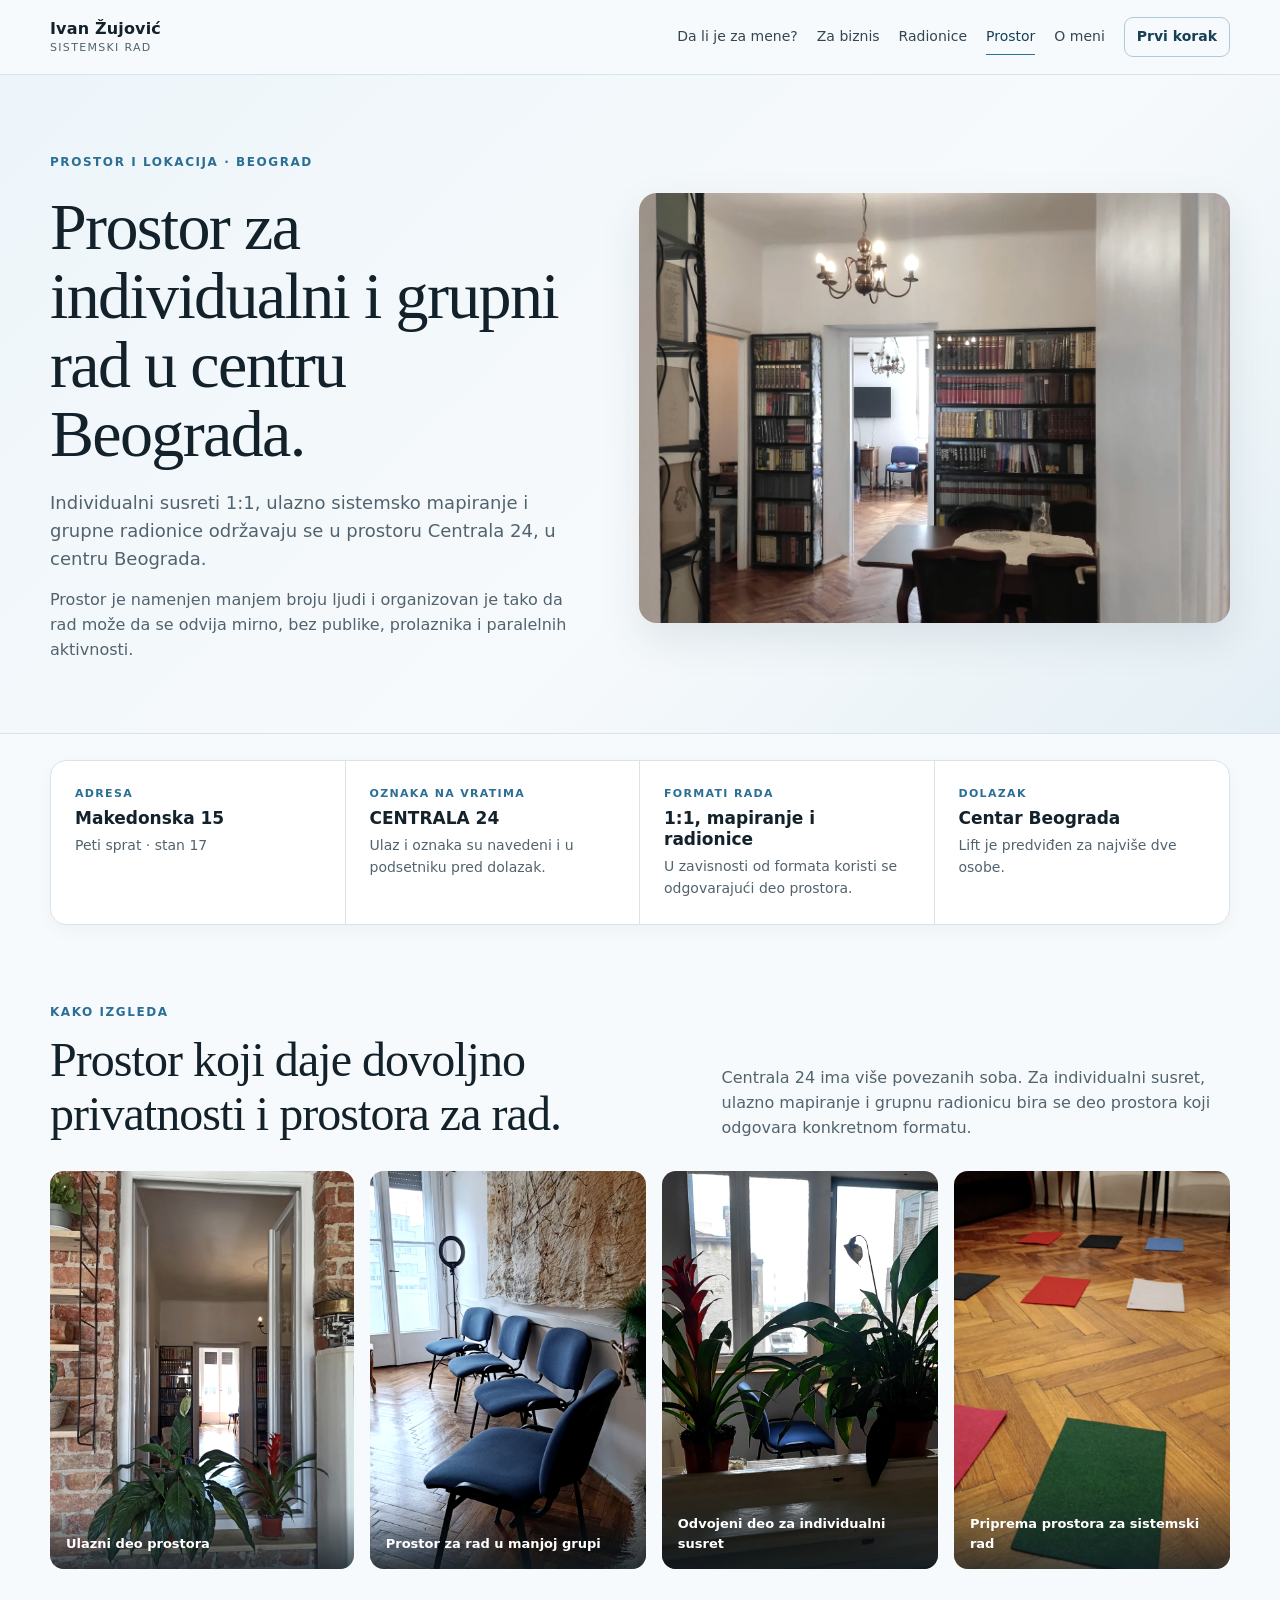
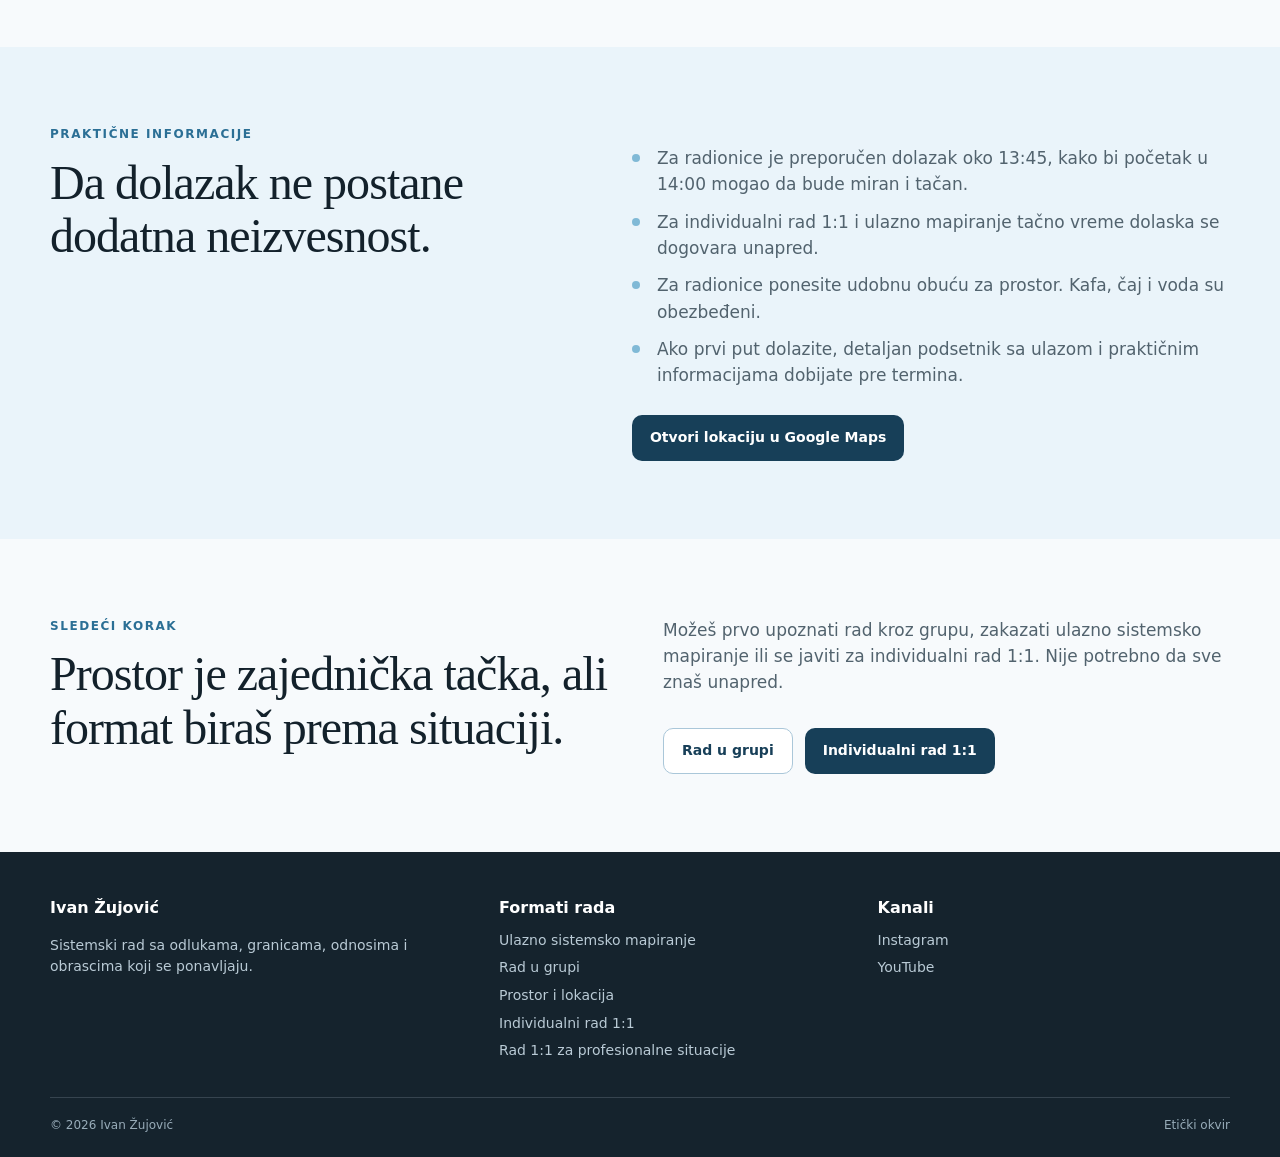
<file: prostor-i-lokacija/index.html>
<!doctype html>
<html lang="sr-Latn-RS">
<head>
  <meta charset="utf-8">
  <meta name="viewport" content="width=device-width,initial-scale=1">
  <meta name="theme-color" content="#13212b">
  <title>Prostor i lokacija | Ivan Žujović, Beograd</title>
  <meta name="description" content="Prostor Centrala 24 u centru Beograda za individualni rad 1:1, ulazno sistemsko mapiranje i grupne radionice Ivana Žujovića.">
  <link rel="canonical" href="https://krusibal.rs/prostor-i-lokacija/">
  <meta property="og:locale" content="sr_RS">
  <meta property="og:type" content="website">
  <meta property="og:title" content="Prostor i lokacija | Ivan Žujović, Beograd">
  <meta property="og:description" content="Prostor Centrala 24 u centru Beograda za individualni i grupni rad.">
  <meta property="og:url" content="https://krusibal.rs/prostor-i-lokacija/">
  <meta property="og:image" content="https://krusibal.rs/assets/og-ivan-zujovic.png">
  <meta property="og:image:width" content="1200">
  <meta property="og:image:height" content="630">
  <meta name="twitter:card" content="summary_large_image">
  <meta name="twitter:title" content="Prostor i lokacija | Ivan Žujović, Beograd">
  <meta name="twitter:description" content="Prostor Centrala 24 u centru Beograda za individualni i grupni rad.">
  <meta name="twitter:image" content="https://krusibal.rs/assets/og-ivan-zujovic.png">
  <link rel="icon" href="../assets/favicon.svg" type="image/svg+xml">
  <link rel="stylesheet" href="../assets/styles.css">
  <link rel="stylesheet" href="../assets/prostor.css">
</head>
<body>
<header class="site-header">
  <div class="container header-row">
    <a class="brand" href="../" aria-label="Ivan Žujović — početna"><strong>Ivan Žujović</strong><small>Sistemski rad</small></a>
    <button class="nav-toggle" type="button" aria-expanded="false" aria-controls="site-navigation">Meni</button>
    <nav id="site-navigation" class="nav" aria-label="Glavna navigacija">
      <a href="../da-li-je-ovaj-rad-za-mene/">Da li je za mene?</a><a href="../rad-1-na-1-za-profesionalne-situacije/">Za biznis</a><a href="../radionice/">Radionice</a><a href="../prostor-i-lokacija/" aria-current="page">Prostor</a><a href="../o-meni/">O meni</a>
      <a class="nav-cta" href="../ulazno-sistemsko-mapiranje/">Prvi korak</a>
    </nav>
  </div>
</header>
<main>
<section class="space-hero">
  <div class="container space-hero-grid">
    <div class="space-hero-copy">
      <div class="kicker">Prostor i lokacija · Beograd</div>
      <h1>Prostor za individualni i grupni rad u centru Beograda.</h1>
      <p>Individualni susreti 1:1, ulazno sistemsko mapiranje i grupne radionice održavaju se u prostoru Centrala 24, u centru Beograda.</p>
      <p class="space-hero-note">Prostor je namenjen manjem broju ljudi i organizovan je tako da rad može da se odvija mirno, bez publike, prolaznika i paralelnih aktivnosti.</p>
    </div>
    <figure class="space-hero-image">
      <img src="../assets/prostor/prostor-glavna.webp" width="1600" height="900" alt="Prostor sa plavim stolicama i parketom u Centrali 24" loading="eager">
    </figure>
  </div>
</section>

<section class="space-facts-section">
  <div class="container">
    <div class="space-facts">
      <div class="space-fact"><span class="space-fact-label">Adresa</span><strong>Makedonska 15</strong><span>Peti sprat · stan 17</span></div>
      <div class="space-fact"><span class="space-fact-label">Oznaka na vratima</span><strong>CENTRALA 24</strong><span>Ulaz i oznaka su navedeni i u podsetniku pred dolazak.</span></div>
      <div class="space-fact"><span class="space-fact-label">Formati rada</span><strong>1:1, mapiranje i radionice</strong><span>U zavisnosti od formata koristi se odgovarajući deo prostora.</span></div>
      <div class="space-fact"><span class="space-fact-label">Dolazak</span><strong>Centar Beograda</strong><span>Lift je predviđen za najviše dve osobe.</span></div>
    </div>
  </div>
</section>

<section>
  <div class="container">
    <div class="section-head">
      <div><div class="kicker">Kako izgleda</div><h2>Prostor koji daje dovoljno privatnosti i prostora za rad.</h2></div>
      <p>Centrala 24 ima više povezanih soba. Za individualni susret, ulazno mapiranje i grupnu radionicu bira se deo prostora koji odgovara konkretnom formatu.</p>
    </div>
    <div class="space-gallery" aria-label="Fotografije prostora Centrala 24">
      <figure class="space-gallery-item space-gallery-entry"><img src="../assets/prostor/prostor-ulaz.webp" width="900" height="1180" alt="Pogled kroz ulazni deo prostora Centrala 24"><figcaption>Ulazni deo prostora</figcaption></figure>
      <figure class="space-gallery-item space-gallery-group"><img src="../assets/prostor/prostor-grupni-rad.webp" width="900" height="1180" alt="Stolice pripremljene za rad u manjoj grupi"><figcaption>Prostor za rad u manjoj grupi</figcaption></figure>
      <figure class="space-gallery-item space-gallery-table"><img src="../assets/prostor/prostor-pogled.webp" width="900" height="1180" alt="Dnevno svetlo i radni sto u prostoru"><figcaption>Odvojeni deo za individualni susret</figcaption></figure>
      <figure class="space-gallery-item space-gallery-markers"><img src="../assets/prostor/prostor-raspored.webp" width="900" height="1180" alt="Podni markeri postavljeni za sistemski rad"><figcaption>Priprema prostora za sistemski rad</figcaption></figure>
    </div>
  </div>
</section>

<section class="soft">
  <div class="container space-arrival-grid">
    <div>
      <div class="kicker">Praktične informacije</div>
      <h2>Da dolazak ne postane dodatna neizvesnost.</h2>
    </div>
    <div class="prose">
      <ul class="list">
        <li>Za radionice je preporučen dolazak oko 13:45, kako bi početak u 14:00 mogao da bude miran i tačan.</li>
        <li>Za individualni rad 1:1 i ulazno mapiranje tačno vreme dolaska se dogovara unapred.</li>
        <li>Za radionice ponesite udobnu obuću za prostor. Kafa, čaj i voda su obezbeđeni.</li>
        <li>Ako prvi put dolazite, detaljan podsetnik sa ulazom i praktičnim informacijama dobijate pre termina.</li>
      </ul>
      <div class="actions space-actions">
        <a class="button ink" href="https://www.google.com/maps/search/?api=1&query=Makedonska%2015%2C%20Beograd" target="_blank" rel="noopener noreferrer">Otvori lokaciju u Google Maps</a>
      </div>
    </div>
  </div>
</section>

<section>
  <div class="container split">
    <div><div class="kicker">Sledeći korak</div><h2>Prostor je zajednička tačka, ali format biraš prema situaciji.</h2></div>
    <div class="prose"><p>Možeš prvo upoznati rad kroz grupu, zakazati ulazno sistemsko mapiranje ili se javiti za individualni rad 1:1. Nije potrebno da sve znaš unapred.</p><div class="actions"><a class="button ghost" href="../rad-u-grupi/">Rad u grupi</a><a class="button ink" href="../rad-1-na-1/">Individualni rad 1:1</a></div></div>
  </div>
</section>
</main>
<footer class="site-footer">
  <div class="container footer-grid">
    <div>
      <h3>Ivan Žujović</h3>
      <p>Sistemski rad sa odlukama, granicama, odnosima i obrascima koji se ponavljaju.</p>
    </div>
    <div>
      <h3>Formati rada</h3>
      <ul>
        <li><a href="../ulazno-sistemsko-mapiranje/">Ulazno sistemsko mapiranje</a></li>
        <li><a href="../rad-u-grupi/">Rad u grupi</a></li>
        <li><a href="../prostor-i-lokacija/">Prostor i lokacija</a></li>
        <li><a href="../rad-1-na-1/">Individualni rad 1:1</a></li>
        <li><a href="../rad-1-na-1-za-profesionalne-situacije/">Rad 1:1 za profesionalne situacije</a></li>
      </ul>
    </div>
    <div>
      <h3>Kanali</h3>
      <ul>
        <li><a href="https://www.instagram.com/krusibal/" target="_blank" rel="noopener noreferrer">Instagram</a></li>
        <li><a href="https://www.youtube.com/@krusibal" target="_blank" rel="noopener noreferrer">YouTube</a></li>
      </ul>
    </div>
  </div>
  <div class="container footer-bottom"><span>© 2026 Ivan Žujović</span><span><a href="../eticki-okvir/">Etički okvir</a></span></div>
</footer>
<script src="../assets/app.js"></script>
</body>
</html>
</file>
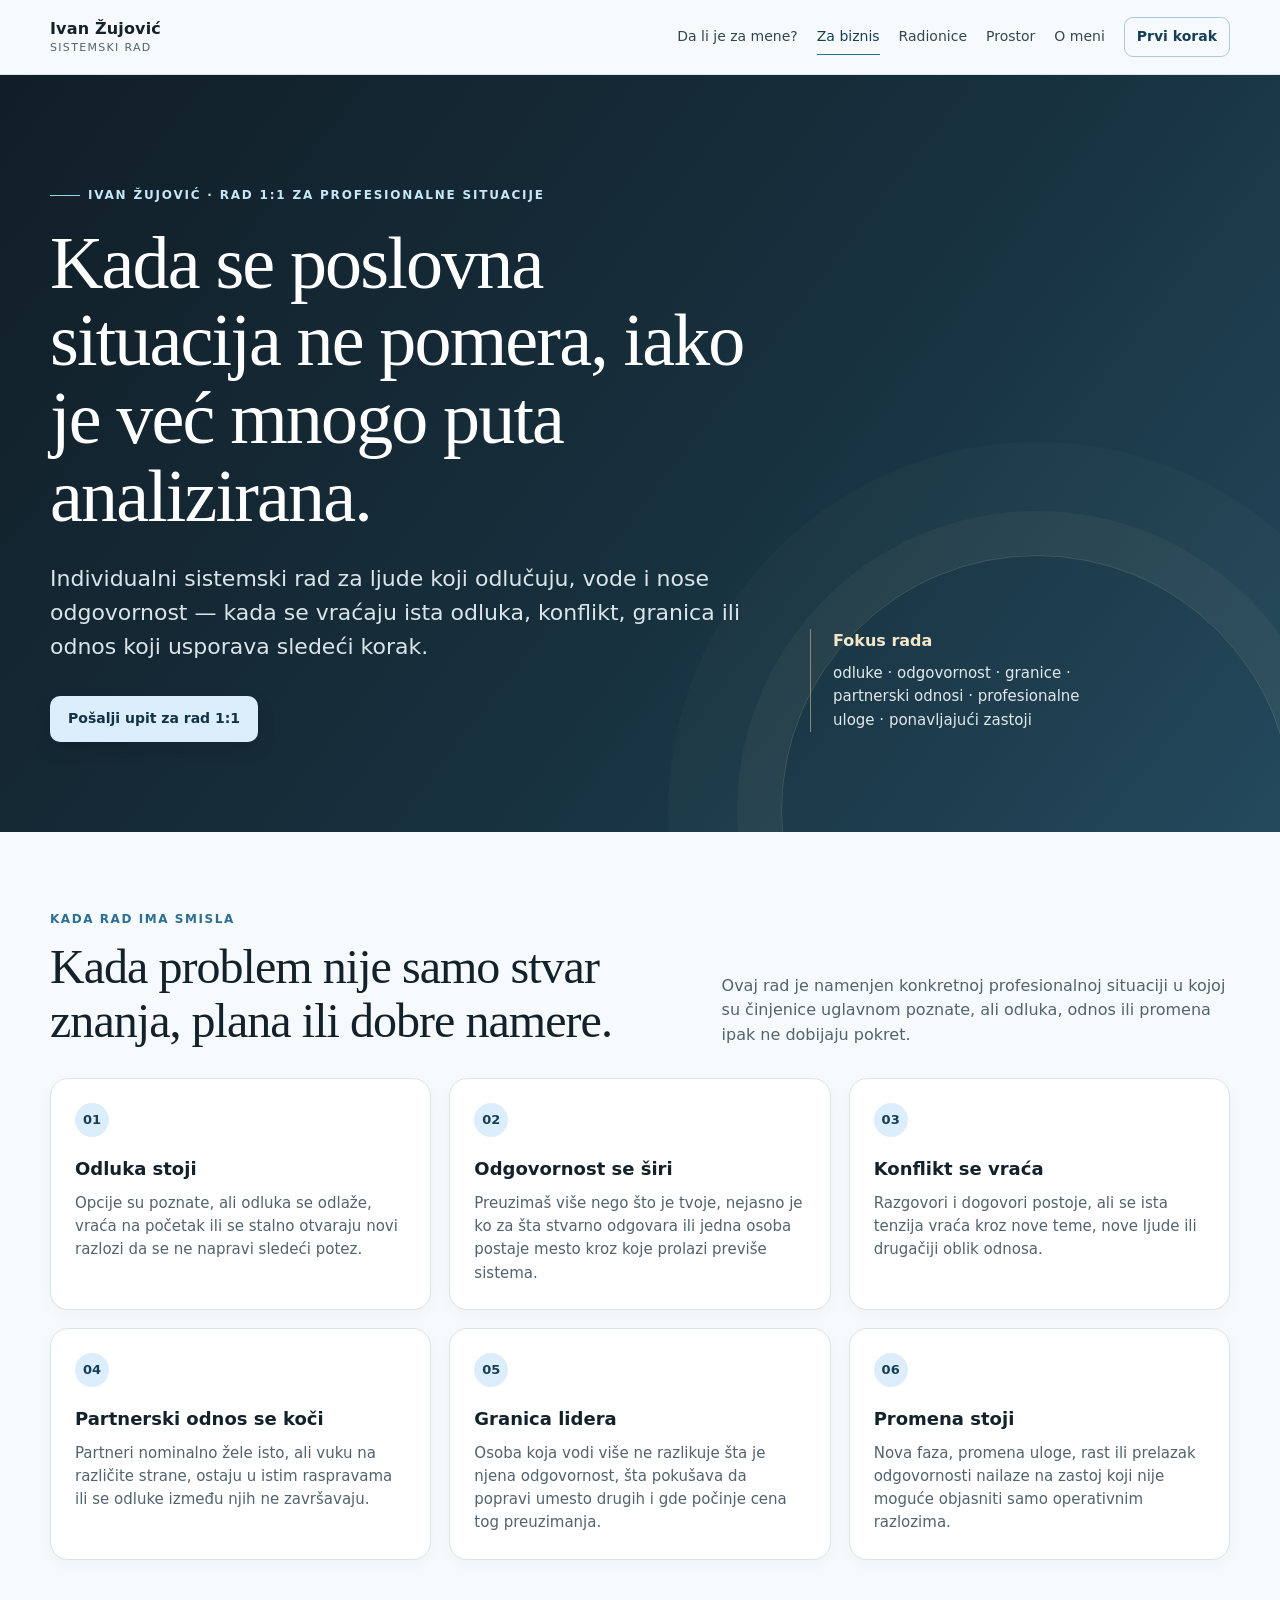
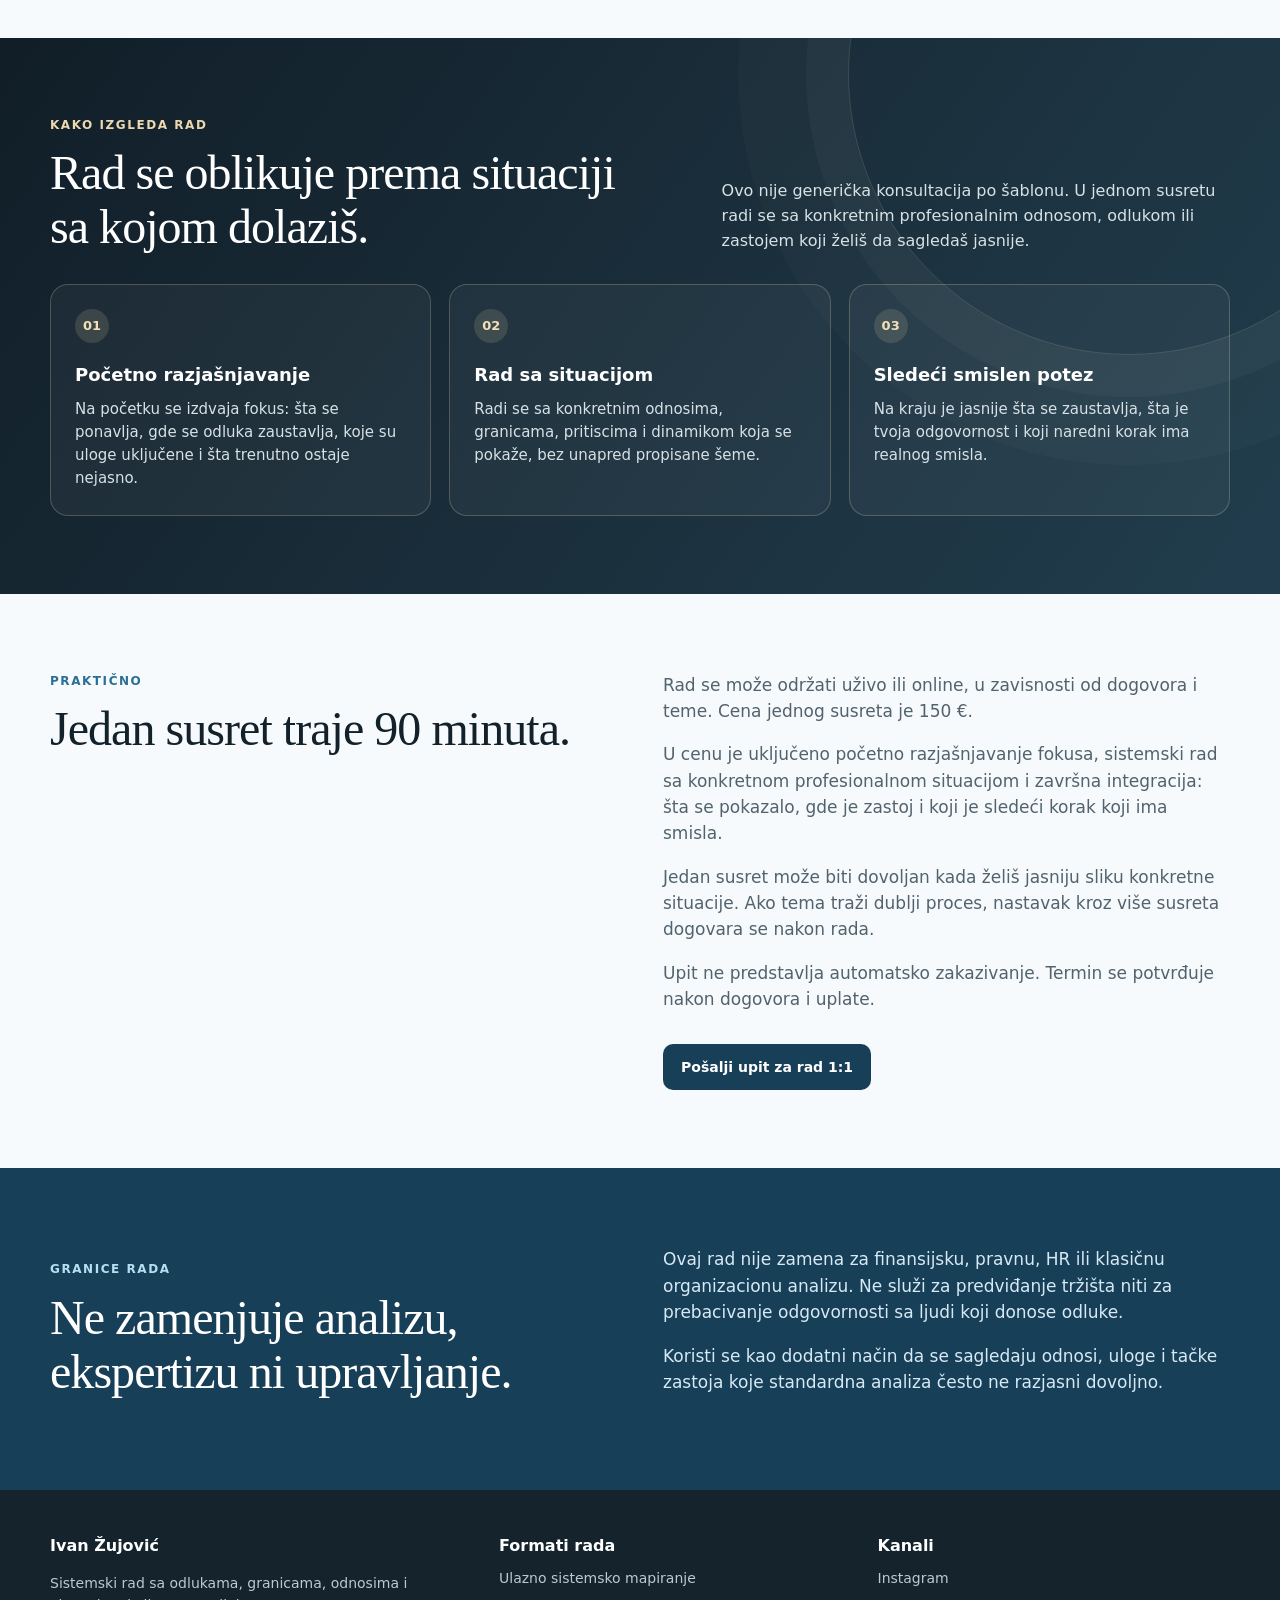
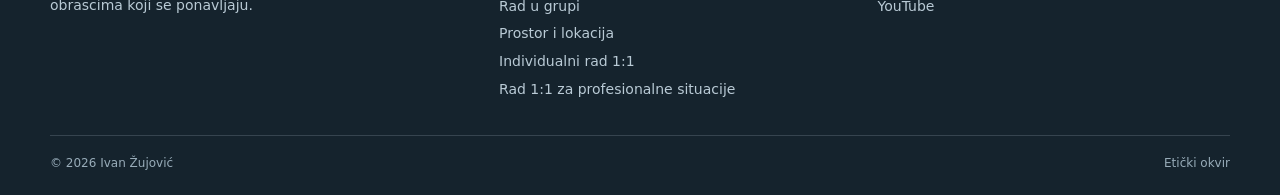
<file: rad-1-na-1-za-profesionalne-situacije/index.html>
<!doctype html>
<html lang="sr-Latn-RS">
<head>
  <meta charset="utf-8">
  <meta name="viewport" content="width=device-width,initial-scale=1">
  <meta name="theme-color" content="#13212b">
  <title>Rad 1:1 za profesionalne situacije | Ivan Žujović</title>
  <meta name="description" content="Individualni sistemski rad 1:1 za ljude koji odlučuju, vode i nose odgovornost kada se poslovna situacija ponavlja, stoji ili traži jasniji sledeći korak.">
  <link rel="canonical" href="https://krusibal.rs/rad-1-na-1-za-profesionalne-situacije/">
  <meta property="og:locale" content="sr_RS">
  <meta property="og:type" content="website">
  <meta property="og:title" content="Rad 1:1 za profesionalne situacije | Ivan Žujović">
  <meta property="og:description" content="Individualni sistemski rad 1:1 za ljude koji odlučuju, vode i nose odgovornost kada se poslovna situacija ponavlja, stoji ili traži jasniji sledeći korak.">
  <meta property="og:url" content="https://krusibal.rs/rad-1-na-1-za-profesionalne-situacije/">
  <meta property="og:image" content="https://krusibal.rs/assets/og-ivan-zujovic.png">
  <meta property="og:image:width" content="1200">
  <meta property="og:image:height" content="630">
  <meta name="twitter:card" content="summary_large_image">
  <meta name="twitter:title" content="Rad 1:1 za profesionalne situacije | Ivan Žujović">
  <meta name="twitter:description" content="Individualni sistemski rad 1:1 za ljude koji odlučuju, vode i nose odgovornost kada se poslovna situacija ponavlja, stoji ili traži jasniji sledeći korak.">
  <meta name="twitter:image" content="https://krusibal.rs/assets/og-ivan-zujovic.png">
  <link rel="icon" href="../assets/favicon.svg" type="image/svg+xml">
  <link rel="stylesheet" href="../assets/styles.css">
  <script type="application/ld+json">
{
  "@context":"https://schema.org",
  "@type":"Service",
  "name":"Individualni sistemski rad 1:1 za profesionalne situacije",
  "description":"Individualni sistemski rad za ljude koji odlučuju, vode i nose odgovornost u profesionalnim i poslovnim situacijama.",
  "provider":{"@type":"Person","name":"Ivan Žujović","jobTitle":"Sistemski savetnik"},
  "areaServed":{"@type":"City","name":"Beograd"},
  "url":"https://krusibal.rs/rad-1-na-1-za-profesionalne-situacije/"
}
</script>
</head>
<body>
<header class="site-header">
  <div class="container header-row">
    <a class="brand" href="../" aria-label="Ivan Žujović — početna"><strong>Ivan Žujović</strong><small>Sistemski rad</small></a>
    <button class="nav-toggle" type="button" aria-expanded="false" aria-controls="site-navigation">Meni</button>
    <nav id="site-navigation" class="nav" aria-label="Glavna navigacija">
      <a href="../da-li-je-ovaj-rad-za-mene/">Da li je za mene?</a><a href="../rad-1-na-1-za-profesionalne-situacije/" aria-current="page">Za biznis</a><a href="../radionice/">Radionice</a><a href="../prostor-i-lokacija/">Prostor</a><a href="../o-meni/">O meni</a>
      <a class="nav-cta" href="../ulazno-sistemsko-mapiranje/">Prvi korak</a>
    </nav>
  </div>
</header>
<main>
<section class="business-hero">
  <div class="container business-hero-grid">
    <div>
      <div class="eyebrow">Ivan Žujović · Rad 1:1 za profesionalne situacije</div>
      <h1>Kada se poslovna situacija ne pomera, iako je već mnogo puta analizirana.</h1>
      <p>Individualni sistemski rad za ljude koji odlučuju, vode i nose odgovornost — kada se vraćaju ista odluka, konflikt, granica ili odnos koji usporava sledeći korak.</p>
      <div class="actions"><a class="button primary" href="https://forms.gle/heE8LRsi1gJxnxnZ6" target="_blank" rel="noopener noreferrer">Pošalji upit za rad 1:1</a></div>
    </div>
    <aside class="business-note"><strong>Fokus rada</strong><span>odluke · odgovornost · granice · partnerski odnosi · profesionalne uloge · ponavljajući zastoji</span></aside>
  </div>
</section>
<section>
  <div class="container">
    <div class="section-head"><div><div class="kicker">Kada rad ima smisla</div><h2>Kada problem nije samo stvar znanja, plana ili dobre namere.</h2></div><p>Ovaj rad je namenjen konkretnoj profesionalnoj situaciji u kojoj su činjenice uglavnom poznate, ali odluka, odnos ili promena ipak ne dobijaju pokret.</p></div>
    <div class="grid-3 business-cases">
      <article class="card"><div class="num">01</div><h3>Odluka stoji</h3><p>Opcije su poznate, ali odluka se odlaže, vraća na početak ili se stalno otvaraju novi razlozi da se ne napravi sledeći potez.</p></article>
      <article class="card"><div class="num">02</div><h3>Odgovornost se širi</h3><p>Preuzimaš više nego što je tvoje, nejasno je ko za šta stvarno odgovara ili jedna osoba postaje mesto kroz koje prolazi previše sistema.</p></article>
      <article class="card"><div class="num">03</div><h3>Konflikt se vraća</h3><p>Razgovori i dogovori postoje, ali se ista tenzija vraća kroz nove teme, nove ljude ili drugačiji oblik odnosa.</p></article>
      <article class="card"><div class="num">04</div><h3>Partnerski odnos se koči</h3><p>Partneri nominalno žele isto, ali vuku na različite strane, ostaju u istim raspravama ili se odluke između njih ne završavaju.</p></article>
      <article class="card"><div class="num">05</div><h3>Granica lidera</h3><p>Osoba koja vodi više ne razlikuje šta je njena odgovornost, šta pokušava da popravi umesto drugih i gde počinje cena tog preuzimanja.</p></article>
      <article class="card"><div class="num">06</div><h3>Promena stoji</h3><p>Nova faza, promena uloge, rast ili prelazak odgovornosti nailaze na zastoj koji nije moguće objasniti samo operativnim razlozima.</p></article>
    </div>
  </div>
</section>
<section class="business-band business-format-band">
  <div class="container">
    <div class="section-head section-head-light"><div><div class="kicker">Kako izgleda rad</div><h2>Rad se oblikuje prema situaciji sa kojom dolaziš.</h2></div><p>Ovo nije generička konsultacija po šablonu. U jednom susretu radi se sa konkretnim profesionalnim odnosom, odlukom ili zastojem koji želiš da sagledaš jasnije.</p></div>
    <div class="grid-3">
      <article class="business-card"><div class="num">01</div><h3>Početno razjašnjavanje</h3><p>Na početku se izdvaja fokus: šta se ponavlja, gde se odluka zaustavlja, koje su uloge uključene i šta trenutno ostaje nejasno.</p></article>
      <article class="business-card"><div class="num">02</div><h3>Rad sa situacijom</h3><p>Radi se sa konkretnim odnosima, granicama, pritiscima i dinamikom koja se pokaže, bez unapred propisane šeme.</p></article>
      <article class="business-card"><div class="num">03</div><h3>Sledeći smislen potez</h3><p>Na kraju je jasnije šta se zaustavlja, šta je tvoja odgovornost i koji naredni korak ima realnog smisla.</p></article>
    </div>
  </div>
</section>
<section>
  <div class="container split">
    <div><div class="kicker">Praktično</div><h2>Jedan susret traje 90 minuta.</h2></div>
    <div class="prose"><p>Rad se može održati uživo ili online, u zavisnosti od dogovora i teme. Cena jednog susreta je 150 €.</p><p>U cenu je uključeno početno razjašnjavanje fokusa, sistemski rad sa konkretnom profesionalnom situacijom i završna integracija: šta se pokazalo, gde je zastoj i koji je sledeći korak koji ima smisla.</p><p>Jedan susret može biti dovoljan kada želiš jasniju sliku konkretne situacije. Ako tema traži dublji proces, nastavak kroz više susreta dogovara se nakon rada.</p><p>Upit ne predstavlja automatsko zakazivanje. Termin se potvrđuje nakon dogovora i uplate.</p><div class="actions"><a class="button ink" href="https://forms.gle/heE8LRsi1gJxnxnZ6" target="_blank" rel="noopener noreferrer">Pošalji upit za rad 1:1</a></div></div>
  </div>
</section>
<section class="band">
  <div class="container split">
    <div><div class="kicker">Granice rada</div><h2>Ne zamenjuje analizu, ekspertizu ni upravljanje.</h2></div>
    <div class="prose"><p>Ovaj rad nije zamena za finansijsku, pravnu, HR ili klasičnu organizacionu analizu. Ne služi za predviđanje tržišta niti za prebacivanje odgovornosti sa ljudi koji donose odluke.</p><p>Koristi se kao dodatni način da se sagledaju odnosi, uloge i tačke zastoja koje standardna analiza često ne razjasni dovoljno.</p></div>
  </div>
</section>
</main>
<footer class="site-footer">
  <div class="container footer-grid">
    <div>
      <h3>Ivan Žujović</h3>
      <p>Sistemski rad sa odlukama, granicama, odnosima i obrascima koji se ponavljaju.</p>
    </div>
    <div>
      <h3>Formati rada</h3>
      <ul>
        <li><a href="../ulazno-sistemsko-mapiranje/">Ulazno sistemsko mapiranje</a></li>
        <li><a href="../rad-u-grupi/">Rad u grupi</a></li>
        <li><a href="../prostor-i-lokacija/">Prostor i lokacija</a></li>
        <li><a href="../rad-1-na-1/">Individualni rad 1:1</a></li>
        <li><a href="../rad-1-na-1-za-profesionalne-situacije/">Rad 1:1 za profesionalne situacije</a></li>
      </ul>
    </div>
    <div>
      <h3>Kanali</h3>
      <ul>
        <li><a href="https://www.instagram.com/krusibal/" target="_blank" rel="noopener noreferrer">Instagram</a></li>
        <li><a href="https://www.youtube.com/@krusibal" target="_blank" rel="noopener noreferrer">YouTube</a></li>
      </ul>
    </div>
  </div>
  <div class="container footer-bottom"><span>© 2026 Ivan Žujović</span><span><a href="../eticki-okvir/">Etički okvir</a></span></div>
</footer>
<script src="../assets/app.js"></script>
</body>
</html>
</file>
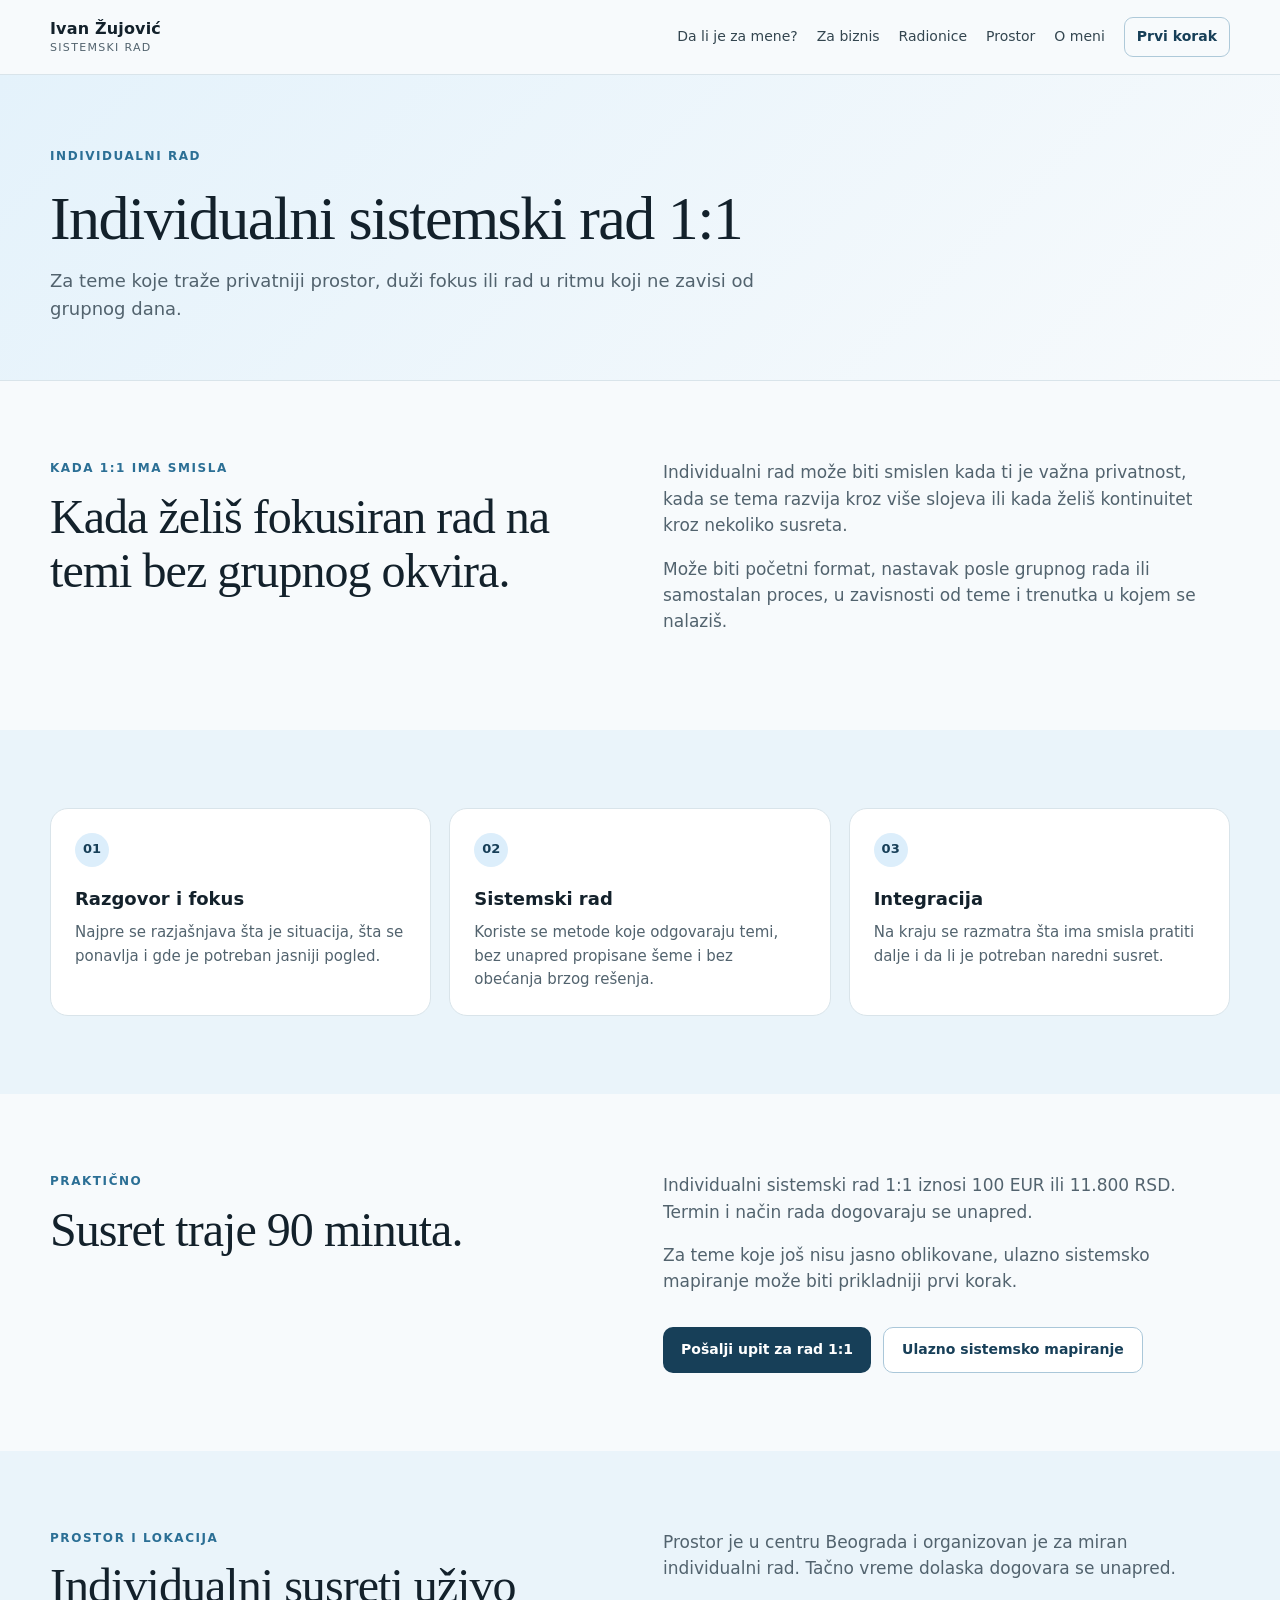
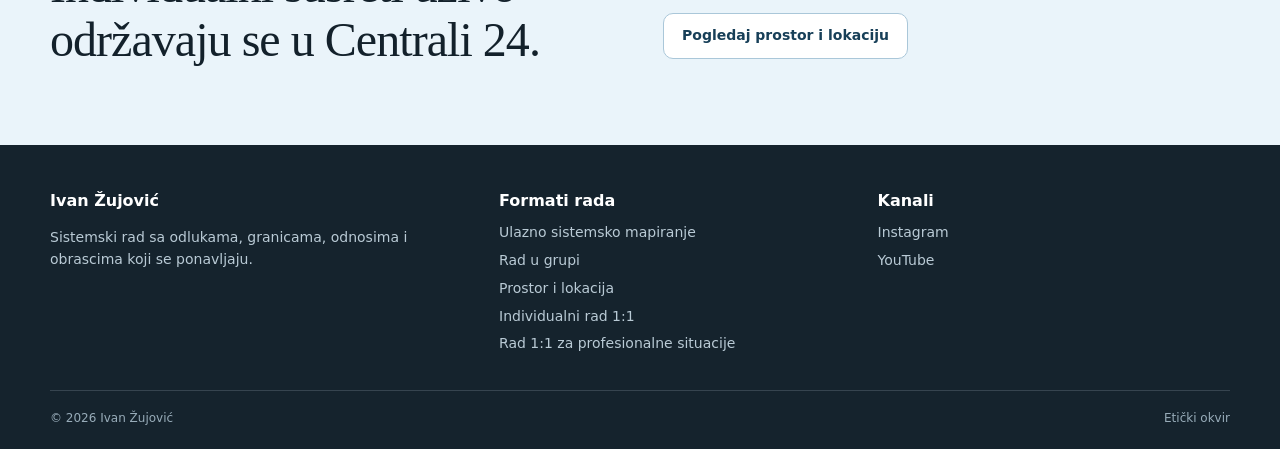
<file: rad-1-na-1/index.html>
<!doctype html>
<html lang="sr-Latn-RS">
<head>
  <meta charset="utf-8">
  <meta name="viewport" content="width=device-width,initial-scale=1">
  <meta name="theme-color" content="#13212b">
  <title>Individualni sistemski rad 1:1 | Ivan Žujović</title>
  <meta name="description" content="Individualni sistemski rad 1:1 za teme koje traže privatnost, fokus i kontinuitet. Ivan Žujović, Beograd.">
  <link rel="canonical" href="https://krusibal.rs/rad-1-na-1/">
  <meta property="og:locale" content="sr_RS">
  <meta property="og:type" content="website">
  <meta property="og:title" content="Individualni sistemski rad 1:1 | Ivan Žujović">
  <meta property="og:description" content="Individualni sistemski rad 1:1 za teme koje traže privatnost, fokus i kontinuitet. Ivan Žujović, Beograd.">
  <meta property="og:url" content="https://krusibal.rs/rad-1-na-1/">
  <meta property="og:image" content="https://krusibal.rs/assets/og-ivan-zujovic.png">
  <meta property="og:image:width" content="1200">
  <meta property="og:image:height" content="630">
  <meta name="twitter:card" content="summary_large_image">
  <meta name="twitter:title" content="Individualni sistemski rad 1:1 | Ivan Žujović">
  <meta name="twitter:description" content="Individualni sistemski rad 1:1 za teme koje traže privatnost, fokus i kontinuitet. Ivan Žujović, Beograd.">
  <meta name="twitter:image" content="https://krusibal.rs/assets/og-ivan-zujovic.png">
  <link rel="icon" href="../assets/favicon.svg" type="image/svg+xml">
  <link rel="stylesheet" href="../assets/styles.css">
  
</head>
<body>
<header class="site-header">
  <div class="container header-row">
    <a class="brand" href="../" aria-label="Ivan Žujović — početna"><strong>Ivan Žujović</strong><small>Sistemski rad</small></a>
    <button class="nav-toggle" type="button" aria-expanded="false" aria-controls="site-navigation">Meni</button>
    <nav id="site-navigation" class="nav" aria-label="Glavna navigacija">
      <a href="../da-li-je-ovaj-rad-za-mene/">Da li je za mene?</a><a href="../rad-1-na-1-za-profesionalne-situacije/">Za biznis</a><a href="../radionice/">Radionice</a><a href="../prostor-i-lokacija/">Prostor</a><a href="../o-meni/">O meni</a>
      <a class="nav-cta" href="../ulazno-sistemsko-mapiranje/">Prvi korak</a>
    </nav>
  </div>
</header>
<main>
<section class="page-hero">
  <div class="container">
    <div class="kicker">Individualni rad</div>
    <h1>Individualni sistemski rad 1:1</h1>
    <p>Za teme koje traže privatniji prostor, duži fokus ili rad u ritmu koji ne zavisi od grupnog dana.</p>
  </div>
</section>
<section>
  <div class="container split">
    <div><div class="kicker">Kada 1:1 ima smisla</div><h2>Kada želiš fokusiran rad na temi bez grupnog okvira.</h2></div>
    <div class="prose"><p>Individualni rad može biti smislen kada ti je važna privatnost, kada se tema razvija kroz više slojeva ili kada želiš kontinuitet kroz nekoliko susreta.</p><p>Može biti početni format, nastavak posle grupnog rada ili samostalan proces, u zavisnosti od teme i trenutka u kojem se nalaziš.</p></div>
  </div>
</section>
<section class="soft">
  <div class="container grid-3 process-grid">
    <article class="card"><div class="num">01</div><h3>Razgovor i fokus</h3><p>Najpre se razjašnjava šta je situacija, šta se ponavlja i gde je potreban jasniji pogled.</p></article>
    <article class="card"><div class="num">02</div><h3>Sistemski rad</h3><p>Koriste se metode koje odgovaraju temi, bez unapred propisane šeme i bez obećanja brzog rešenja.</p></article>
    <article class="card"><div class="num">03</div><h3>Integracija</h3><p>Na kraju se razmatra šta ima smisla pratiti dalje i da li je potreban naredni susret.</p></article>
  </div>
</section>
<section>
  <div class="container split">
    <div><div class="kicker">Praktično</div><h2>Susret traje 90 minuta.</h2></div>
    <div class="prose"><p>Individualni sistemski rad 1:1 iznosi 100 EUR ili 11.800 RSD. Termin i način rada dogovaraju se unapred.</p><p>Za teme koje još nisu jasno oblikovane, ulazno sistemsko mapiranje može biti prikladniji prvi korak.</p><div class="actions"><a class="button ink" href="https://forms.gle/gkcy4qnbSKGjKqES8" target="_blank" rel="noopener noreferrer">Pošalji upit za rad 1:1</a><a class="button ghost" href="../ulazno-sistemsko-mapiranje/">Ulazno sistemsko mapiranje</a></div></div>
  </div>
</section>

<section class="space-link-section soft"><div class="container split"><div><div class="kicker">Prostor i lokacija</div><h2>Individualni susreti uživo održavaju se u Centrali 24.</h2></div><div class="prose"><p>Prostor je u centru Beograda i organizovan je za miran individualni rad. Tačno vreme dolaska dogovara se unapred.</p><div class="actions"><a class="button ghost" href="../prostor-i-lokacija/">Pogledaj prostor i lokaciju</a></div></div></div></section>
</main>
<footer class="site-footer">
  <div class="container footer-grid">
    <div>
      <h3>Ivan Žujović</h3>
      <p>Sistemski rad sa odlukama, granicama, odnosima i obrascima koji se ponavljaju.</p>
    </div>
    <div>
      <h3>Formati rada</h3>
      <ul>
        <li><a href="../ulazno-sistemsko-mapiranje/">Ulazno sistemsko mapiranje</a></li>
        <li><a href="../rad-u-grupi/">Rad u grupi</a></li>
        <li><a href="../prostor-i-lokacija/">Prostor i lokacija</a></li>
        <li><a href="../rad-1-na-1/">Individualni rad 1:1</a></li>
        <li><a href="../rad-1-na-1-za-profesionalne-situacije/">Rad 1:1 za profesionalne situacije</a></li>
      </ul>
    </div>
    <div>
      <h3>Kanali</h3>
      <ul>
        <li><a href="https://www.instagram.com/krusibal/" target="_blank" rel="noopener noreferrer">Instagram</a></li>
        <li><a href="https://www.youtube.com/@krusibal" target="_blank" rel="noopener noreferrer">YouTube</a></li>
      </ul>
    </div>
  </div>
  <div class="container footer-bottom"><span>© 2026 Ivan Žujović</span><span><a href="../eticki-okvir/">Etički okvir</a></span></div>
</footer>
<script src="../assets/app.js"></script>
</body>
</html>
</file>
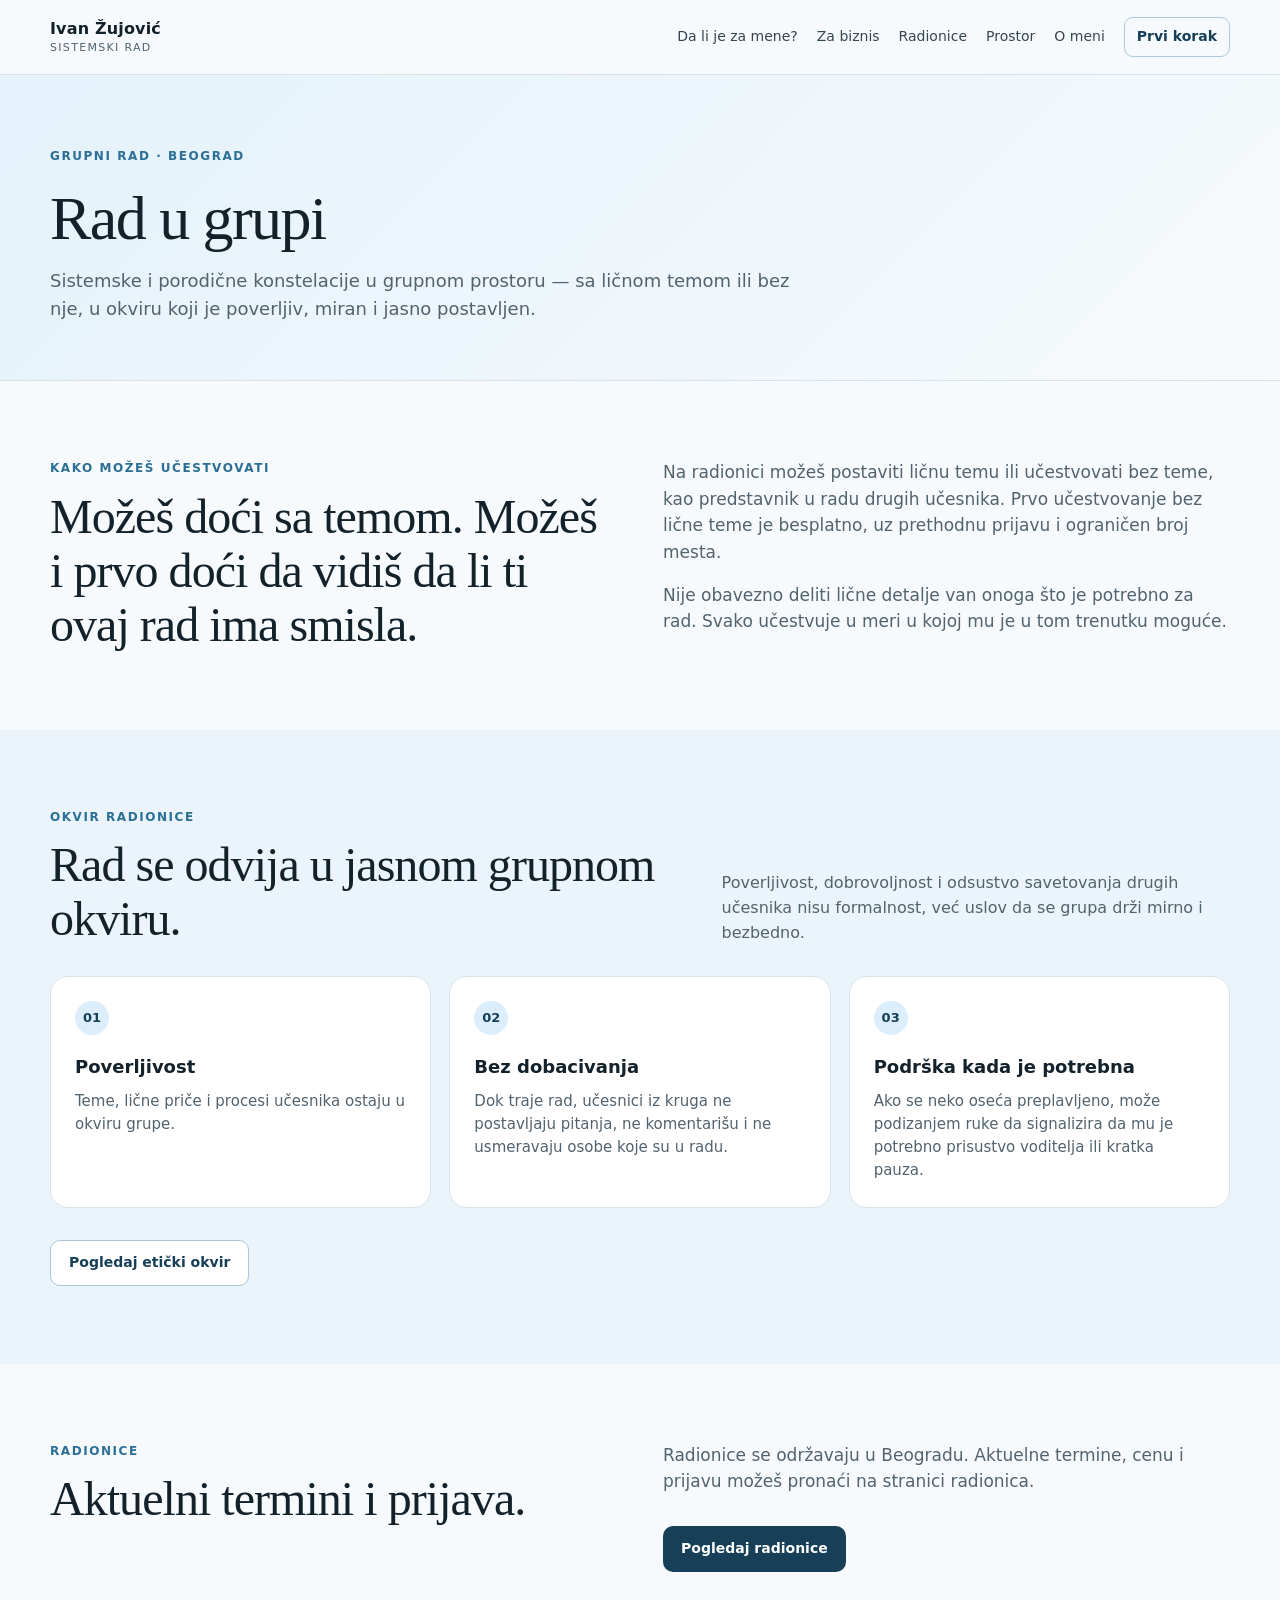
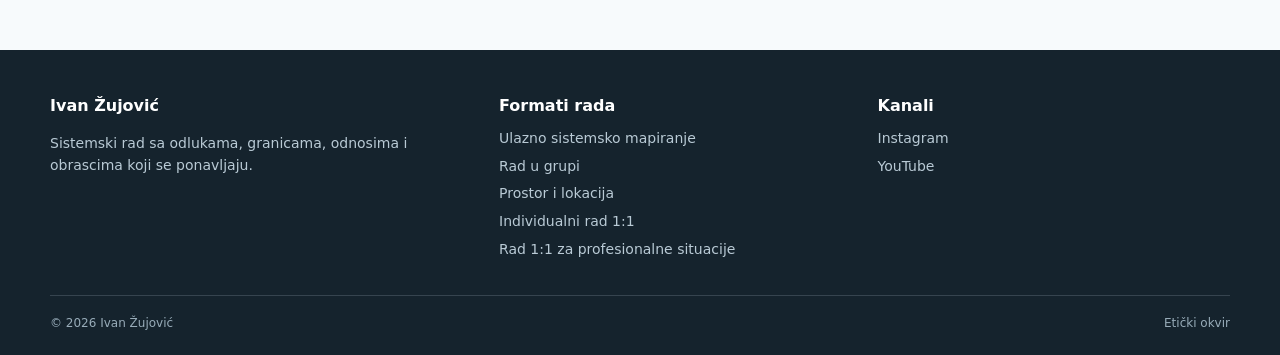
<file: rad-u-grupi/index.html>
<!doctype html>
<html lang="sr-Latn-RS">
<head>
  <meta charset="utf-8">
  <meta name="viewport" content="width=device-width,initial-scale=1">
  <meta name="theme-color" content="#13212b">
  <title>Rad u grupi | Sistemske i porodične konstelacije u Beogradu</title>
  <meta name="description" content="Informacije o grupnom radu, sistemskim i porodičnim konstelacijama, načinu učestvovanja i etičkom okviru radionica u Beogradu.">
  <link rel="canonical" href="https://krusibal.rs/rad-u-grupi/">
  <meta property="og:locale" content="sr_RS">
  <meta property="og:type" content="website">
  <meta property="og:title" content="Rad u grupi | Sistemske i porodične konstelacije u Beogradu">
  <meta property="og:description" content="Informacije o grupnom radu, sistemskim i porodičnim konstelacijama, načinu učestvovanja i etičkom okviru radionica u Beogradu.">
  <meta property="og:url" content="https://krusibal.rs/rad-u-grupi/">
  <meta property="og:image" content="https://krusibal.rs/assets/og-ivan-zujovic.png">
  <meta property="og:image:width" content="1200">
  <meta property="og:image:height" content="630">
  <meta name="twitter:card" content="summary_large_image">
  <meta name="twitter:title" content="Rad u grupi | Sistemske i porodične konstelacije u Beogradu">
  <meta name="twitter:description" content="Informacije o grupnom radu, sistemskim i porodičnim konstelacijama, načinu učestvovanja i etičkom okviru radionica u Beogradu.">
  <meta name="twitter:image" content="https://krusibal.rs/assets/og-ivan-zujovic.png">
  <link rel="icon" href="../assets/favicon.svg" type="image/svg+xml">
  <link rel="stylesheet" href="../assets/styles.css">
  
</head>
<body>
<header class="site-header">
  <div class="container header-row">
    <a class="brand" href="../" aria-label="Ivan Žujović — početna"><strong>Ivan Žujović</strong><small>Sistemski rad</small></a>
    <button class="nav-toggle" type="button" aria-expanded="false" aria-controls="site-navigation">Meni</button>
    <nav id="site-navigation" class="nav" aria-label="Glavna navigacija">
      <a href="../da-li-je-ovaj-rad-za-mene/">Da li je za mene?</a><a href="../rad-1-na-1-za-profesionalne-situacije/">Za biznis</a><a href="../radionice/">Radionice</a><a href="../prostor-i-lokacija/">Prostor</a><a href="../o-meni/">O meni</a>
      <a class="nav-cta" href="../ulazno-sistemsko-mapiranje/">Prvi korak</a>
    </nav>
  </div>
</header>
<main>
<section class="page-hero">
  <div class="container">
    <div class="kicker">Grupni rad · Beograd</div>
    <h1>Rad u grupi</h1>
    <p>Sistemske i porodične konstelacije u grupnom prostoru — sa ličnom temom ili bez nje, u okviru koji je poverljiv, miran i jasno postavljen.</p>
  </div>
</section>
<section>
  <div class="container split">
    <div><div class="kicker">Kako možeš učestvovati</div><h2>Možeš doći sa temom. Možeš i prvo doći da vidiš da li ti ovaj rad ima smisla.</h2></div>
    <div class="prose"><p>Na radionici možeš postaviti ličnu temu ili učestvovati bez teme, kao predstavnik u radu drugih učesnika. Prvo učestvovanje bez lične teme je besplatno, uz prethodnu prijavu i ograničen broj mesta.</p><p>Nije obavezno deliti lične detalje van onoga što je potrebno za rad. Svako učestvuje u meri u kojoj mu je u tom trenutku moguće.</p></div>
  </div>
</section>
<section class="soft">
  <div class="container">
    <div class="section-head"><div><div class="kicker">Okvir radionice</div><h2>Rad se odvija u jasnom grupnom okviru.</h2></div><p>Poverljivost, dobrovoljnost i odsustvo savetovanja drugih učesnika nisu formalnost, već uslov da se grupa drži mirno i bezbedno.</p></div>
    <div class="grid-3">
      <article class="card"><div class="num">01</div><h3>Poverljivost</h3><p>Teme, lične priče i procesi učesnika ostaju u okviru grupe.</p></article>
      <article class="card"><div class="num">02</div><h3>Bez dobacivanja</h3><p>Dok traje rad, učesnici iz kruga ne postavljaju pitanja, ne komentarišu i ne usmeravaju osobe koje su u radu.</p></article>
      <article class="card"><div class="num">03</div><h3>Podrška kada je potrebna</h3><p>Ako se neko oseća preplavljeno, može podizanjem ruke da signalizira da mu je potrebno prisustvo voditelja ili kratka pauza.</p></article>
    </div>
    <div class="actions"><a class="button ghost" href="../eticki-okvir/">Pogledaj etički okvir</a></div>
  </div>
</section>
<section>
  <div class="container split">
    <div><div class="kicker">Radionice</div><h2>Aktuelni termini i prijava.</h2></div>
    <div class="prose"><p>Radionice se održavaju u Beogradu. Aktuelne termine, cenu i prijavu možeš pronaći na stranici radionica.</p><div class="actions"><a class="button ink" href="../radionice/">Pogledaj radionice</a></div></div>
  </div>
</section>
</main>
<footer class="site-footer">
  <div class="container footer-grid">
    <div>
      <h3>Ivan Žujović</h3>
      <p>Sistemski rad sa odlukama, granicama, odnosima i obrascima koji se ponavljaju.</p>
    </div>
    <div>
      <h3>Formati rada</h3>
      <ul>
        <li><a href="../ulazno-sistemsko-mapiranje/">Ulazno sistemsko mapiranje</a></li>
        <li><a href="../rad-u-grupi/">Rad u grupi</a></li>
        <li><a href="../prostor-i-lokacija/">Prostor i lokacija</a></li>
        <li><a href="../rad-1-na-1/">Individualni rad 1:1</a></li>
        <li><a href="../rad-1-na-1-za-profesionalne-situacije/">Rad 1:1 za profesionalne situacije</a></li>
      </ul>
    </div>
    <div>
      <h3>Kanali</h3>
      <ul>
        <li><a href="https://www.instagram.com/krusibal/" target="_blank" rel="noopener noreferrer">Instagram</a></li>
        <li><a href="https://www.youtube.com/@krusibal" target="_blank" rel="noopener noreferrer">YouTube</a></li>
      </ul>
    </div>
  </div>
  <div class="container footer-bottom"><span>© 2026 Ivan Žujović</span><span><a href="../eticki-okvir/">Etički okvir</a></span></div>
</footer>
<script src="../assets/app.js"></script>
</body>
</html>
</file>
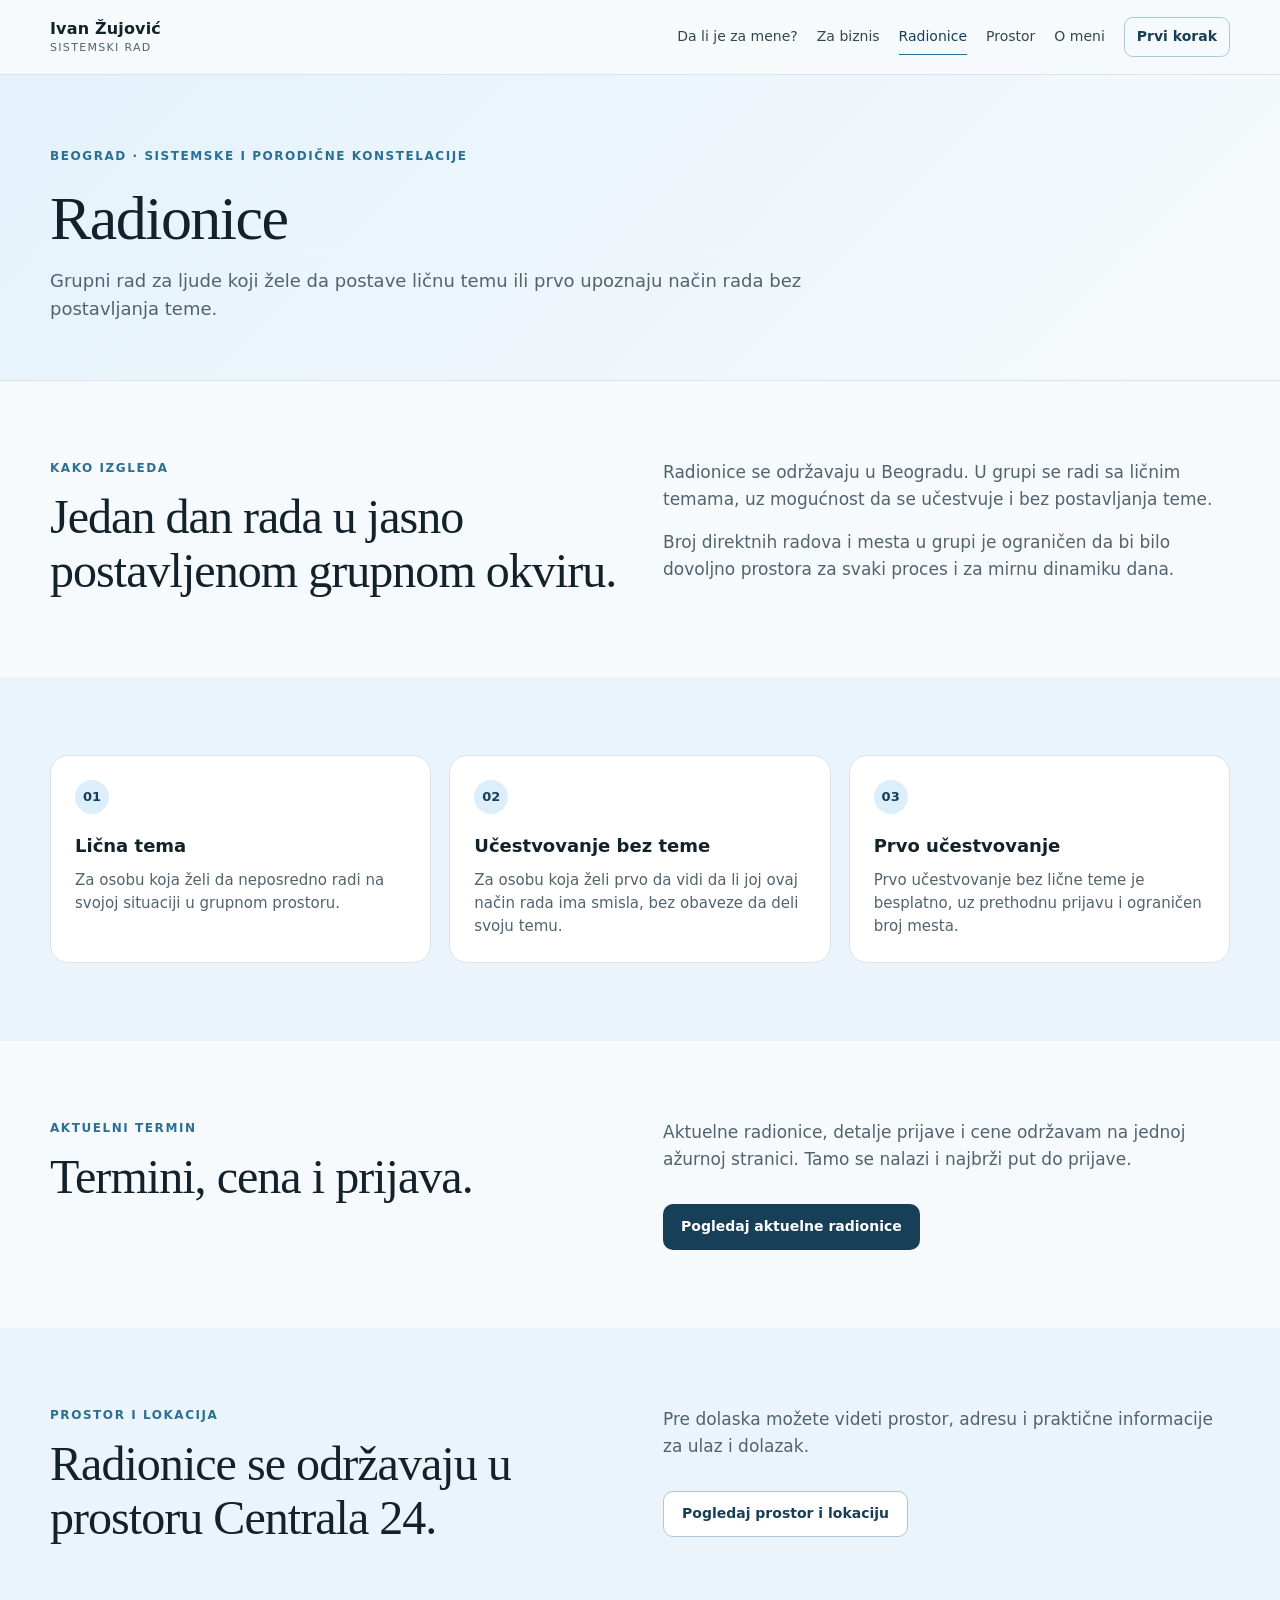
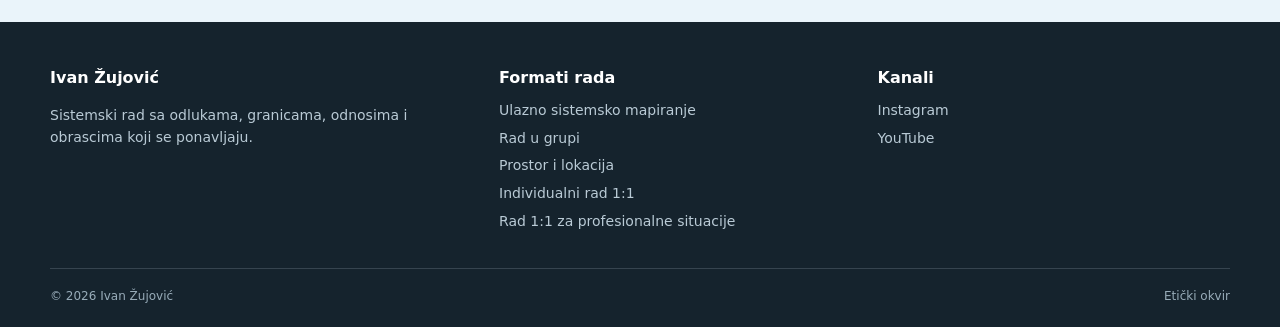
<file: radionice/index.html>
<!doctype html>
<html lang="sr-Latn-RS">
<head>
  <meta charset="utf-8">
  <meta name="viewport" content="width=device-width,initial-scale=1">
  <meta name="theme-color" content="#13212b">
  <title>Radionice sistemskih i porodičnih konstelacija | Beograd</title>
  <meta name="description" content="Radionice sistemskih i porodičnih konstelacija u Beogradu: lična tema, učestvovanje bez teme, termini i prijava.">
  <link rel="canonical" href="https://krusibal.rs/radionice/">
  <meta property="og:locale" content="sr_RS">
  <meta property="og:type" content="website">
  <meta property="og:title" content="Radionice sistemskih i porodičnih konstelacija | Beograd">
  <meta property="og:description" content="Radionice sistemskih i porodičnih konstelacija u Beogradu: lična tema, učestvovanje bez teme, termini i prijava.">
  <meta property="og:url" content="https://krusibal.rs/radionice/">
  <meta property="og:image" content="https://krusibal.rs/assets/og-ivan-zujovic.png">
  <meta property="og:image:width" content="1200">
  <meta property="og:image:height" content="630">
  <meta name="twitter:card" content="summary_large_image">
  <meta name="twitter:title" content="Radionice sistemskih i porodičnih konstelacija | Beograd">
  <meta name="twitter:description" content="Radionice sistemskih i porodičnih konstelacija u Beogradu: lična tema, učestvovanje bez teme, termini i prijava.">
  <meta name="twitter:image" content="https://krusibal.rs/assets/og-ivan-zujovic.png">
  <link rel="icon" href="../assets/favicon.svg" type="image/svg+xml">
  <link rel="stylesheet" href="../assets/styles.css">
  
</head>
<body>
<header class="site-header">
  <div class="container header-row">
    <a class="brand" href="../" aria-label="Ivan Žujović — početna"><strong>Ivan Žujović</strong><small>Sistemski rad</small></a>
    <button class="nav-toggle" type="button" aria-expanded="false" aria-controls="site-navigation">Meni</button>
    <nav id="site-navigation" class="nav" aria-label="Glavna navigacija">
      <a href="../da-li-je-ovaj-rad-za-mene/">Da li je za mene?</a><a href="../rad-1-na-1-za-profesionalne-situacije/">Za biznis</a><a href="../radionice/" aria-current="page">Radionice</a><a href="../prostor-i-lokacija/">Prostor</a><a href="../o-meni/">O meni</a>
      <a class="nav-cta" href="../ulazno-sistemsko-mapiranje/">Prvi korak</a>
    </nav>
  </div>
</header>
<main>
<section class="page-hero">
  <div class="container">
    <div class="kicker">Beograd · sistemske i porodične konstelacije</div>
    <h1>Radionice</h1>
    <p>Grupni rad za ljude koji žele da postave ličnu temu ili prvo upoznaju način rada bez postavljanja teme.</p>
  </div>
</section>
<section>
  <div class="container split">
    <div><div class="kicker">Kako izgleda</div><h2>Jedan dan rada u jasno postavljenom grupnom okviru.</h2></div>
    <div class="prose"><p>Radionice se održavaju u Beogradu. U grupi se radi sa ličnim temama, uz mogućnost da se učestvuje i bez postavljanja teme.</p><p>Broj direktnih radova i mesta u grupi je ograničen da bi bilo dovoljno prostora za svaki proces i za mirnu dinamiku dana.</p></div>
  </div>
</section>
<section class="soft">
  <div class="container grid-3 process-grid">
    <article class="card"><div class="num">01</div><h3>Lična tema</h3><p>Za osobu koja želi da neposredno radi na svojoj situaciji u grupnom prostoru.</p></article>
    <article class="card"><div class="num">02</div><h3>Učestvovanje bez teme</h3><p>Za osobu koja želi prvo da vidi da li joj ovaj način rada ima smisla, bez obaveze da deli svoju temu.</p></article>
    <article class="card"><div class="num">03</div><h3>Prvo učestvovanje</h3><p>Prvo učestvovanje bez lične teme je besplatno, uz prethodnu prijavu i ograničen broj mesta.</p></article>
  </div>
</section>
<section>
  <div class="container split">
    <div><div class="kicker">Aktuelni termin</div><h2>Termini, cena i prijava.</h2></div>
    <div class="prose"><p>Aktuelne radionice, detalje prijave i cene održavam na jednoj ažurnoj stranici. Tamo se nalazi i najbrži put do prijave.</p><div class="actions"><a class="button ink" href="https://linktr.ee/krusibal" target="_blank" rel="noopener noreferrer">Pogledaj aktuelne radionice</a></div></div>
  </div>
</section>

<section class="space-link-section soft"><div class="container split"><div><div class="kicker">Prostor i lokacija</div><h2>Radionice se održavaju u prostoru Centrala 24.</h2></div><div class="prose"><p>Pre dolaska možete videti prostor, adresu i praktične informacije za ulaz i dolazak.</p><div class="actions"><a class="button ghost" href="../prostor-i-lokacija/">Pogledaj prostor i lokaciju</a></div></div></div></section>
</main>
<footer class="site-footer">
  <div class="container footer-grid">
    <div>
      <h3>Ivan Žujović</h3>
      <p>Sistemski rad sa odlukama, granicama, odnosima i obrascima koji se ponavljaju.</p>
    </div>
    <div>
      <h3>Formati rada</h3>
      <ul>
        <li><a href="../ulazno-sistemsko-mapiranje/">Ulazno sistemsko mapiranje</a></li>
        <li><a href="../rad-u-grupi/">Rad u grupi</a></li>
        <li><a href="../prostor-i-lokacija/">Prostor i lokacija</a></li>
        <li><a href="../rad-1-na-1/">Individualni rad 1:1</a></li>
        <li><a href="../rad-1-na-1-za-profesionalne-situacije/">Rad 1:1 za profesionalne situacije</a></li>
      </ul>
    </div>
    <div>
      <h3>Kanali</h3>
      <ul>
        <li><a href="https://www.instagram.com/krusibal/" target="_blank" rel="noopener noreferrer">Instagram</a></li>
        <li><a href="https://www.youtube.com/@krusibal" target="_blank" rel="noopener noreferrer">YouTube</a></li>
      </ul>
    </div>
  </div>
  <div class="container footer-bottom"><span>© 2026 Ivan Žujović</span><span><a href="../eticki-okvir/">Etički okvir</a></span></div>
</footer>
<script src="../assets/app.js"></script>
</body>
</html>
</file>
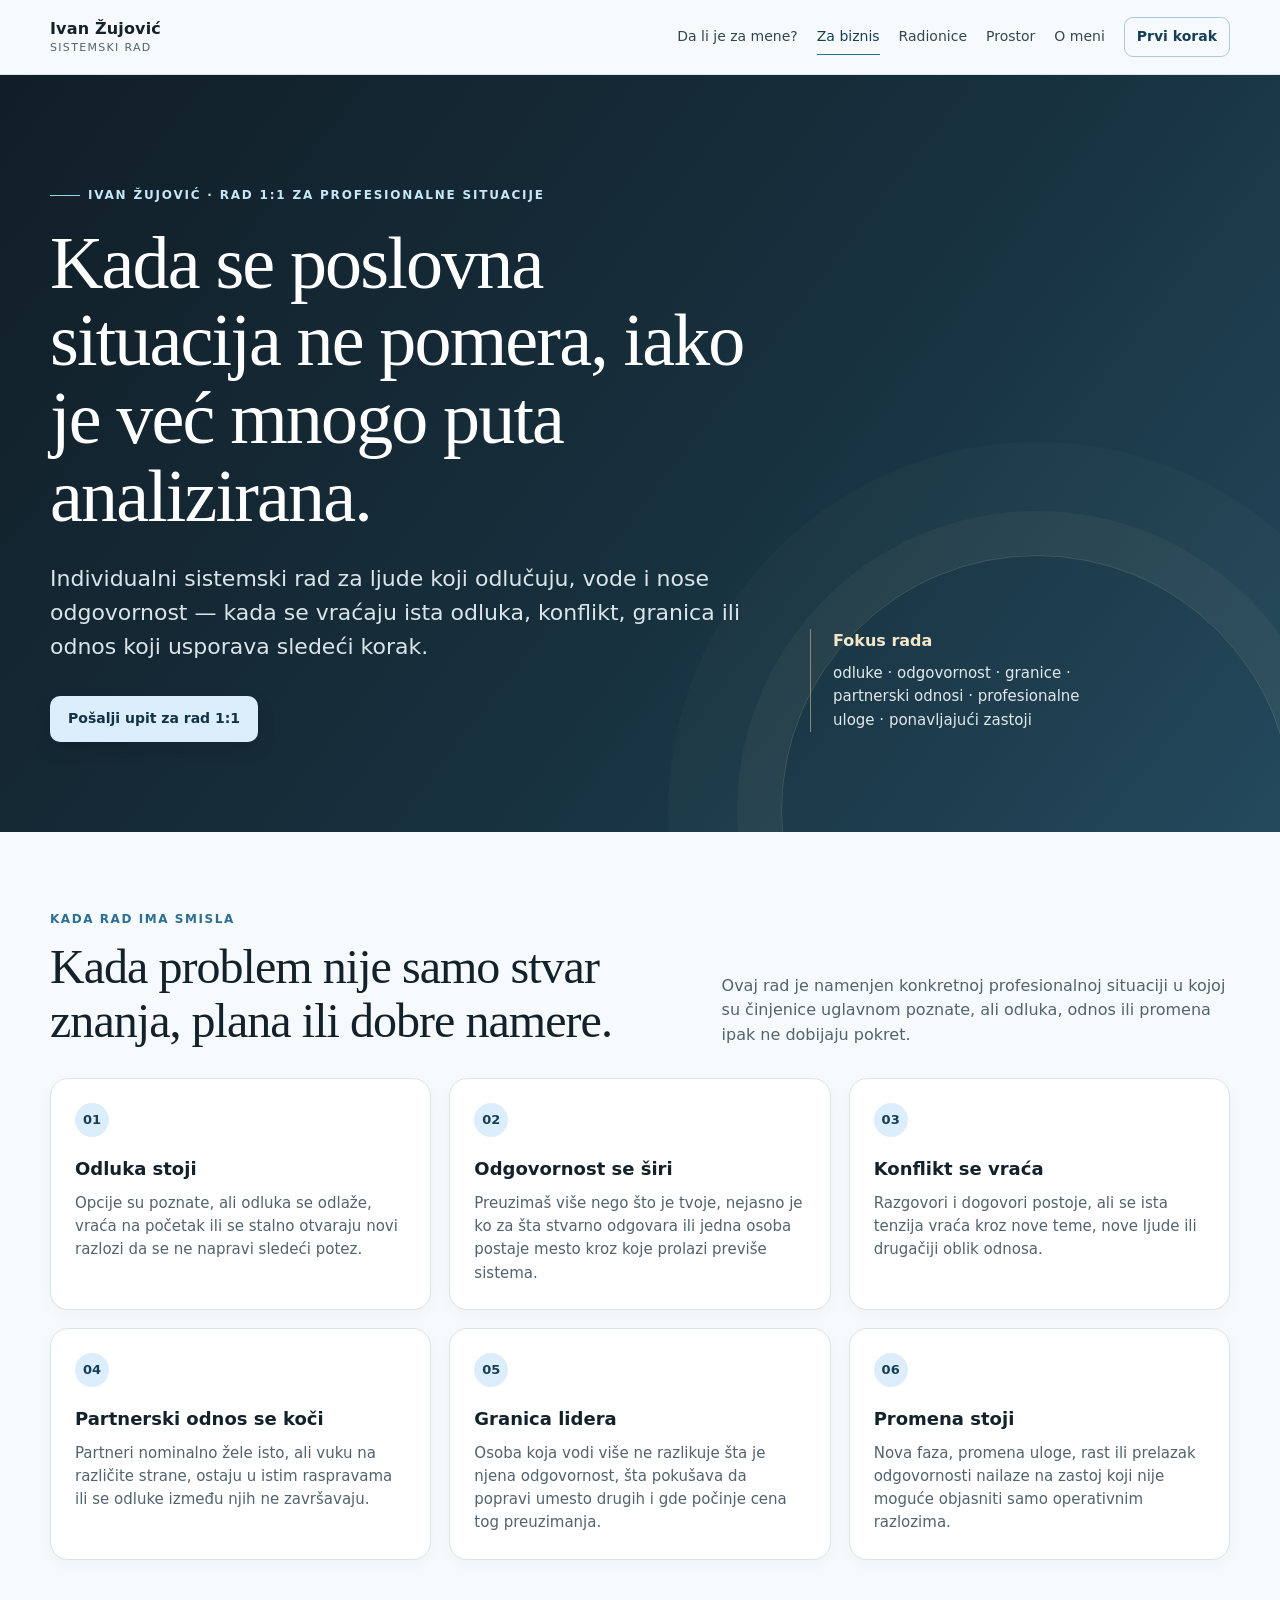
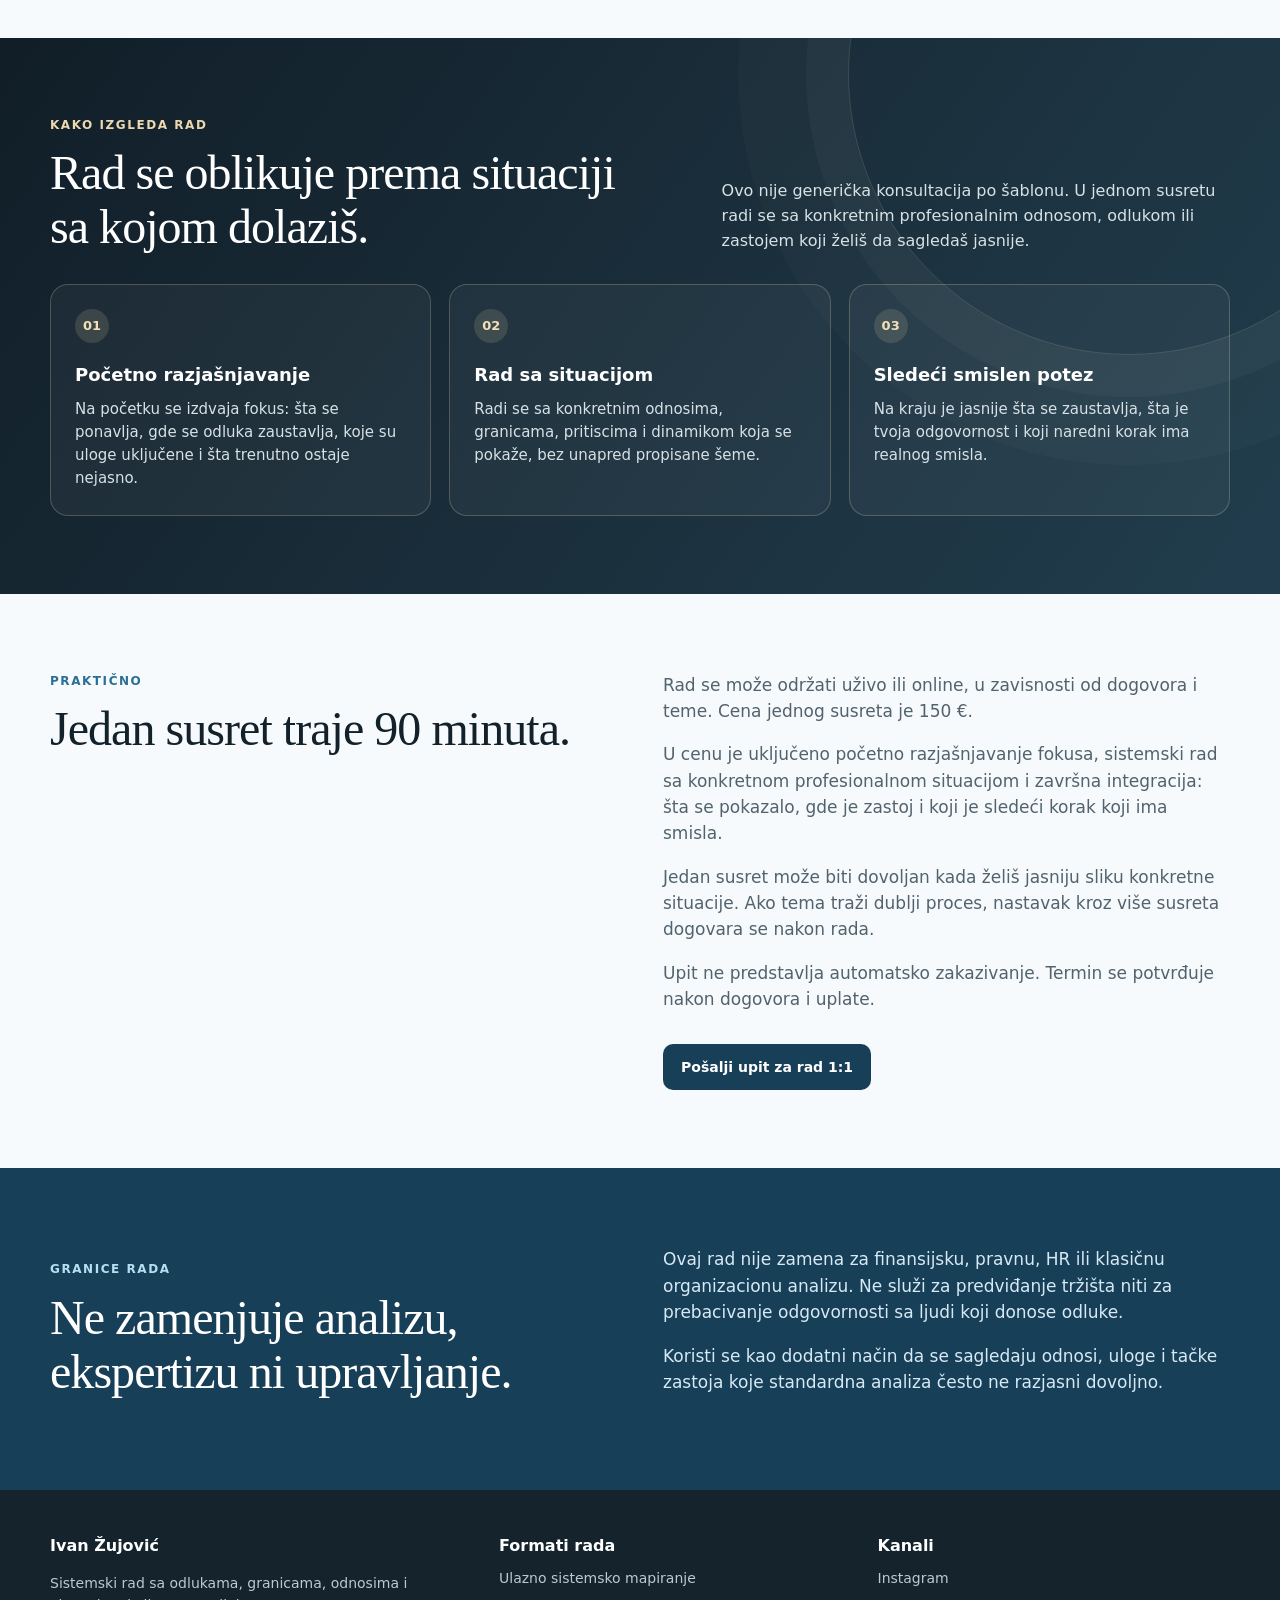
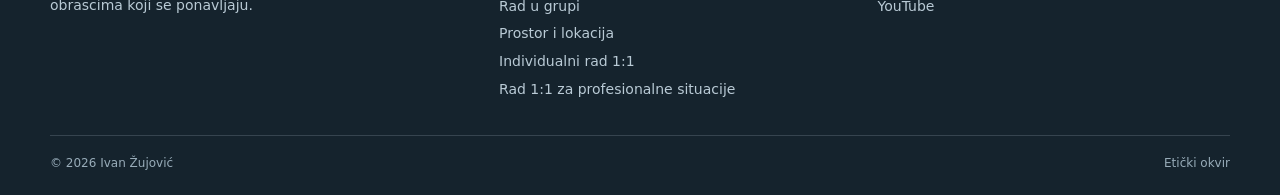
<file: sistemsko-mapiranje-za-biznis/index.html>
<!doctype html>
<html lang="sr-Latn-RS">
<head>
  <meta charset="utf-8">
  <meta name="viewport" content="width=device-width,initial-scale=1">
  <title>Rad 1:1 za profesionalne situacije | Ivan Žujović</title>
  <meta name="robots" content="noindex,follow">
  <link rel="canonical" href="https://krusibal.rs/rad-1-na-1-za-profesionalne-situacije/">
  <meta http-equiv="refresh" content="0; url=../rad-1-na-1-za-profesionalne-situacije/">
</head>
<body>
  <p>Stranica je premeštena. <a href="../rad-1-na-1-za-profesionalne-situacije/">Otvori rad 1:1 za profesionalne situacije.</a></p>
</body>
</html>
</file>
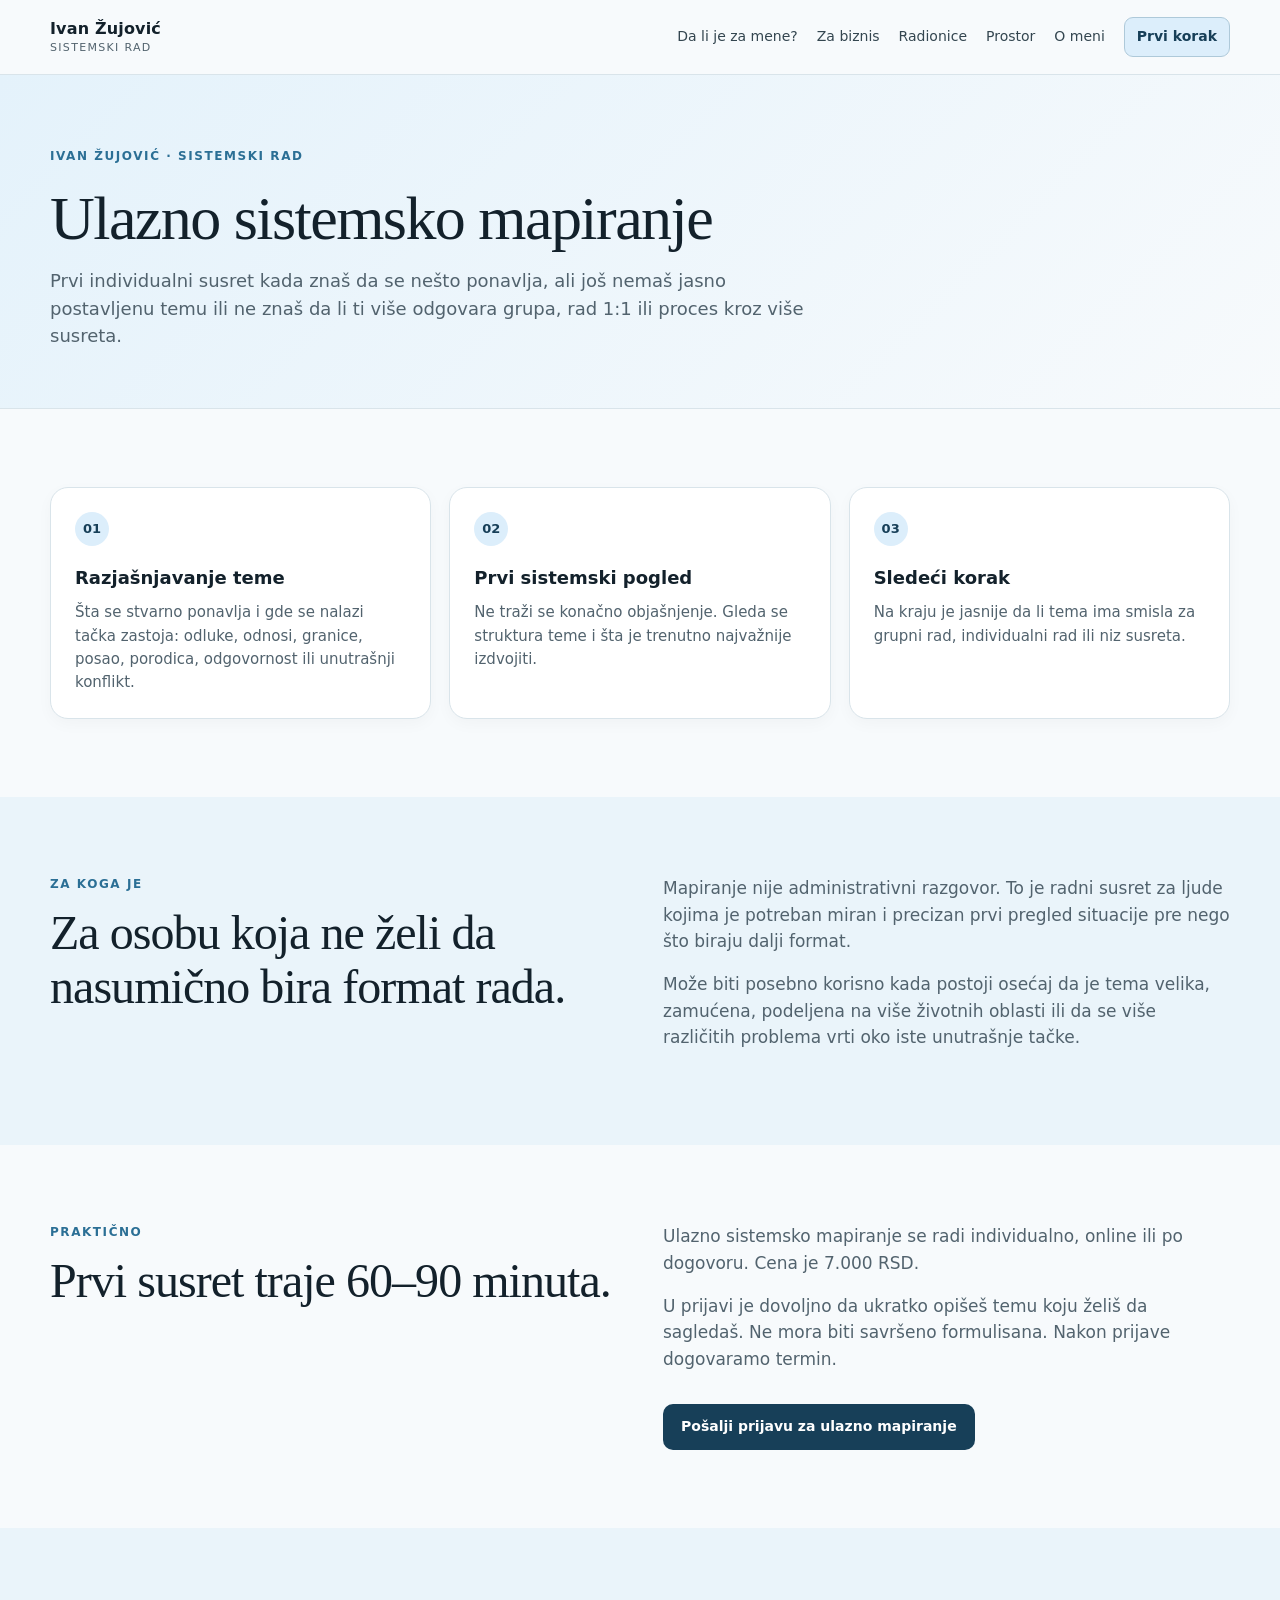
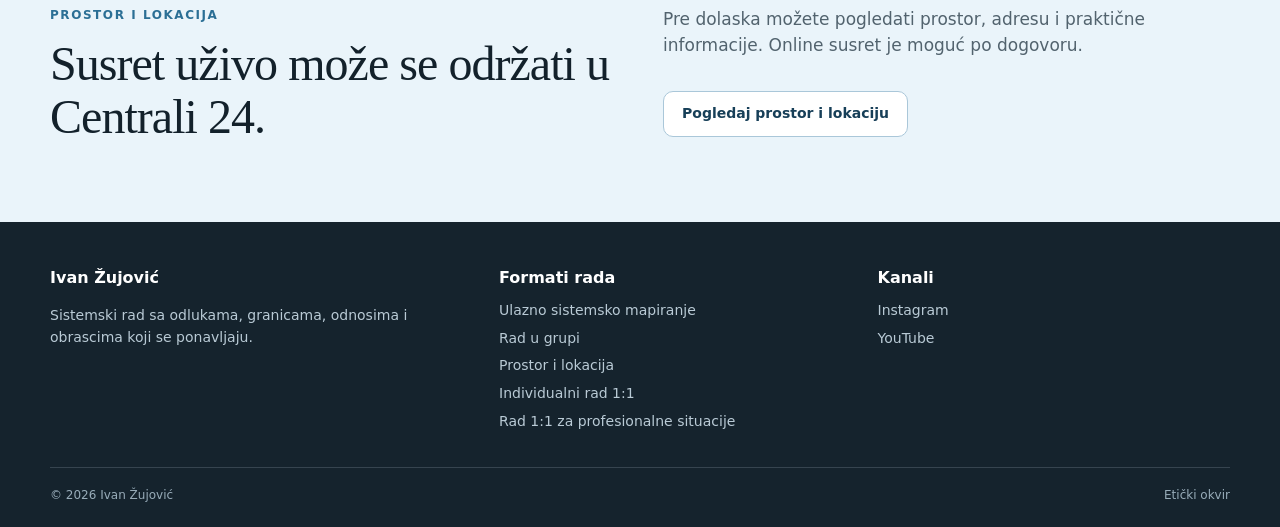
<file: ulazno-sistemsko-mapiranje/index.html>
<!doctype html>
<html lang="sr-Latn-RS">
<head>
  <meta charset="utf-8">
  <meta name="viewport" content="width=device-width,initial-scale=1">
  <meta name="theme-color" content="#13212b">
  <title>Ulazno sistemsko mapiranje | Ivan Žujović, Beograd</title>
  <meta name="description" content="Prvi individualni susret za jasniji pregled teme i izbor formata rada: grupa, rad 1:1 ili proces kroz više susreta.">
  <link rel="canonical" href="https://krusibal.rs/ulazno-sistemsko-mapiranje/">
  <meta property="og:locale" content="sr_RS">
  <meta property="og:type" content="website">
  <meta property="og:title" content="Ulazno sistemsko mapiranje | Ivan Žujović, Beograd">
  <meta property="og:description" content="Prvi individualni susret za jasniji pregled teme i izbor formata rada: grupa, rad 1:1 ili proces kroz više susreta.">
  <meta property="og:url" content="https://krusibal.rs/ulazno-sistemsko-mapiranje/">
  <meta property="og:image" content="https://krusibal.rs/assets/og-ivan-zujovic.png">
  <meta property="og:image:width" content="1200">
  <meta property="og:image:height" content="630">
  <meta name="twitter:card" content="summary_large_image">
  <meta name="twitter:title" content="Ulazno sistemsko mapiranje | Ivan Žujović, Beograd">
  <meta name="twitter:description" content="Prvi individualni susret za jasniji pregled teme i izbor formata rada: grupa, rad 1:1 ili proces kroz više susreta.">
  <meta name="twitter:image" content="https://krusibal.rs/assets/og-ivan-zujovic.png">
  <link rel="icon" href="../assets/favicon.svg" type="image/svg+xml">
  <link rel="stylesheet" href="../assets/styles.css">
  
</head>
<body>
<header class="site-header">
  <div class="container header-row">
    <a class="brand" href="../" aria-label="Ivan Žujović — početna"><strong>Ivan Žujović</strong><small>Sistemski rad</small></a>
    <button class="nav-toggle" type="button" aria-expanded="false" aria-controls="site-navigation">Meni</button>
    <nav id="site-navigation" class="nav" aria-label="Glavna navigacija">
      <a href="../da-li-je-ovaj-rad-za-mene/">Da li je za mene?</a><a href="../rad-1-na-1-za-profesionalne-situacije/">Za biznis</a><a href="../radionice/">Radionice</a><a href="../prostor-i-lokacija/">Prostor</a><a href="../o-meni/">O meni</a>
      <a class="nav-cta" href="../ulazno-sistemsko-mapiranje/" aria-current="page">Prvi korak</a>
    </nav>
  </div>
</header>
<main>
<section class="page-hero">
  <div class="container">
    <div class="kicker">Ivan Žujović · Sistemski rad</div>
    <h1>Ulazno sistemsko mapiranje</h1>
    <p>Prvi individualni susret kada znaš da se nešto ponavlja, ali još nemaš jasno postavljenu temu ili ne znaš da li ti više odgovara grupa, rad 1:1 ili proces kroz više susreta.</p>
  </div>
</section>
<section>
  <div class="container grid-3 process-grid">
    <article class="card"><div class="num">01</div><h3>Razjašnjavanje teme</h3><p>Šta se stvarno ponavlja i gde se nalazi tačka zastoja: odluke, odnosi, granice, posao, porodica, odgovornost ili unutrašnji konflikt.</p></article>
    <article class="card"><div class="num">02</div><h3>Prvi sistemski pogled</h3><p>Ne traži se konačno objašnjenje. Gleda se struktura teme i šta je trenutno najvažnije izdvojiti.</p></article>
    <article class="card"><div class="num">03</div><h3>Sledeći korak</h3><p>Na kraju je jasnije da li tema ima smisla za grupni rad, individualni rad ili niz susreta.</p></article>
  </div>
</section>
<section class="soft">
  <div class="container split">
    <div><div class="kicker">Za koga je</div><h2>Za osobu koja ne želi da nasumično bira format rada.</h2></div>
    <div class="prose"><p>Mapiranje nije administrativni razgovor. To je radni susret za ljude kojima je potreban miran i precizan prvi pregled situacije pre nego što biraju dalji format.</p><p>Može biti posebno korisno kada postoji osećaj da je tema velika, zamućena, podeljena na više životnih oblasti ili da se više različitih problema vrti oko iste unutrašnje tačke.</p></div>
  </div>
</section>
<section>
  <div class="container split">
    <div><div class="kicker">Praktično</div><h2>Prvi susret traje 60–90 minuta.</h2></div>
    <div class="prose"><p>Ulazno sistemsko mapiranje se radi individualno, online ili po dogovoru. Cena je 7.000 RSD.</p><p>U prijavi je dovoljno da ukratko opišeš temu koju želiš da sagledaš. Ne mora biti savršeno formulisana. Nakon prijave dogovaramo termin.</p><div class="actions"><a class="button ink" href="https://forms.gle/oKXXthRXSLmo7HFt7" target="_blank" rel="noopener noreferrer">Pošalji prijavu za ulazno mapiranje</a></div></div>
  </div>
</section>

<section class="space-link-section soft"><div class="container split"><div><div class="kicker">Prostor i lokacija</div><h2>Susret uživo može se održati u Centrali 24.</h2></div><div class="prose"><p>Pre dolaska možete pogledati prostor, adresu i praktične informacije. Online susret je moguć po dogovoru.</p><div class="actions"><a class="button ghost" href="../prostor-i-lokacija/">Pogledaj prostor i lokaciju</a></div></div></div></section>
</main>
<footer class="site-footer">
  <div class="container footer-grid">
    <div>
      <h3>Ivan Žujović</h3>
      <p>Sistemski rad sa odlukama, granicama, odnosima i obrascima koji se ponavljaju.</p>
    </div>
    <div>
      <h3>Formati rada</h3>
      <ul>
        <li><a href="../ulazno-sistemsko-mapiranje/">Ulazno sistemsko mapiranje</a></li>
        <li><a href="../rad-u-grupi/">Rad u grupi</a></li>
        <li><a href="../prostor-i-lokacija/">Prostor i lokacija</a></li>
        <li><a href="../rad-1-na-1/">Individualni rad 1:1</a></li>
        <li><a href="../rad-1-na-1-za-profesionalne-situacije/">Rad 1:1 za profesionalne situacije</a></li>
      </ul>
    </div>
    <div>
      <h3>Kanali</h3>
      <ul>
        <li><a href="https://www.instagram.com/krusibal/" target="_blank" rel="noopener noreferrer">Instagram</a></li>
        <li><a href="https://www.youtube.com/@krusibal" target="_blank" rel="noopener noreferrer">YouTube</a></li>
      </ul>
    </div>
  </div>
  <div class="container footer-bottom"><span>© 2026 Ivan Žujović</span><span><a href="../eticki-okvir/">Etički okvir</a></span></div>
</footer>
<script src="../assets/app.js"></script>
</body>
</html>
</file>
<file: assets/styles.css>
:root {
  --ink: #13212b;
  --muted: #52636e;
  --line: #d9e4ea;
  --paper: #f7fafc;
  --white: #ffffff;
  --blue-pale: #dceefb;
  --blue-soft: #eaf4fa;
  --blue: #2b6f95;
  --blue-deep: #173f58;
  --dark: #13212b;
  --dark-2: #1a2b36;
  --gold: #c9a761;
  --max: 1180px;
  --radius: 18px;
  --shadow: 0 16px 42px rgba(28, 54, 71, .10);
}
* { box-sizing: border-box; }
html { scroll-behavior: smooth; }
body { margin: 0; color: var(--ink); background: var(--paper); font-family: Inter, ui-sans-serif, system-ui, -apple-system, BlinkMacSystemFont, "Segoe UI", sans-serif; line-height: 1.55; }
a { color: inherit; text-decoration: none; }
a:hover { text-decoration: none; }
img { max-width: 100%; display: block; }
.container { width: min(calc(100% - 40px), var(--max)); margin: 0 auto; }

.site-header { background: rgba(247,250,252,.94); border-bottom: 1px solid var(--line); position: sticky; top: 0; z-index: 30; backdrop-filter: blur(12px); }
.header-row { min-height: 74px; display: flex; align-items: center; justify-content: space-between; gap: 24px; }
.brand { display: flex; flex-direction: column; line-height: 1.08; }
.brand strong { font-size: 16px; letter-spacing: .01em; }
.brand small { margin-top: 4px; color: var(--muted); font-size: 11px; letter-spacing: .12em; text-transform: uppercase; }
.nav { display: flex; align-items: center; gap: 19px; font-size: 14px; color: #344650; }
.nav a { padding: 7px 0; border-bottom: 1px solid transparent; }
.nav a:hover, .nav a[aria-current="page"] { color: var(--blue-deep); border-bottom-color: var(--blue); }
.nav .nav-cta { padding: 8px 12px; border: 1px solid #aec9d9; border-radius: 9px; color: var(--blue-deep); font-weight: 700; }
.nav .nav-cta:hover, .nav .nav-cta[aria-current="page"] { background: var(--blue-pale); border-bottom-color: #aec9d9; }
.nav-toggle { display: none; border: 1px solid var(--line); background: var(--white); border-radius: 10px; padding: 8px 11px; font: inherit; }

.hero { position: relative; overflow: hidden; background: linear-gradient(122deg, #152c3b 0%, #173f58 58%, #1f536f 100%); color: white; padding: 108px 0 94px; }
.hero::after { content: ""; position: absolute; width: 440px; height: 440px; border-radius: 50%; right: -120px; top: -170px; border: 1px solid rgba(220,238,251,.18); box-shadow: 0 0 0 34px rgba(220,238,251,.06), 0 0 0 92px rgba(220,238,251,.025); }
.hero-grid { position: relative; z-index: 1; display: grid; grid-template-columns: minmax(0, 1.25fr) minmax(280px, .75fr); gap: 60px; align-items: end; }
.eyebrow { display: inline-flex; align-items: center; gap: 8px; color: #c7e7f9; font-size: 12px; text-transform: uppercase; letter-spacing: .15em; font-weight: 700; }
.eyebrow::before { content: ""; display: inline-block; width: 30px; height: 1px; background: #9ed2ed; }
h1 { font-family: Georgia, "Times New Roman", serif; font-weight: 400; font-size: clamp(42px, 6vw, 74px); line-height: 1.05; max-width: 800px; margin: 20px 0 26px; letter-spacing: -.025em; }
.hero p { color: #d9e8f1; font-size: clamp(18px, 2vw, 22px); max-width: 690px; margin: 0; }
.hero-note { border-left: 1px solid rgba(220,238,251,.55); padding-left: 22px; color: #d8e7ef; font-size: 15px; max-width: 300px; margin-bottom: 10px; }
.hero-note strong { display: block; color: white; margin-bottom: 7px; font-size: 16px; }

.actions { display: flex; flex-wrap: wrap; gap: 12px; margin-top: 32px; }
.button { display: inline-flex; align-items: center; justify-content: center; min-height: 46px; padding: 11px 18px; border-radius: 10px; font-weight: 700; font-size: 14px; transition: transform .15s ease, box-shadow .15s ease, background .15s ease, border-color .15s ease; }
.button:hover { transform: translateY(-1px); }
.button.primary { color: #123246; background: var(--blue-pale); box-shadow: 0 8px 18px rgba(0,0,0,.14); }
.button.secondary { color: white; border: 1px solid rgba(255,255,255,.45); }
.button.ink { color: white; background: var(--blue-deep); }
.button.ghost { color: var(--blue-deep); border: 1px solid #aac7d9; background: var(--white); }
.button.business-button { color: #1a2b36; background: #f4ead6; box-shadow: 0 8px 18px rgba(0,0,0,.16); }
.inline-cta { margin: 24px 0 0; }
.text-link { display: inline-flex; align-items: center; gap: 8px; color: var(--blue-deep); font-weight: 750; border-bottom: 1px solid #9fc4d7; padding-bottom: 2px; }
.text-link span { font-size: 18px; line-height: 1; transition: transform .15s ease; }
.text-link:hover { color: var(--blue); }
.text-link:hover span { transform: translateX(3px); }

section { padding: 78px 0; }
.section-head { display: grid; grid-template-columns: minmax(0, 1fr) minmax(300px, .8fr); gap: 36px; align-items: end; margin-bottom: 30px; }
h2 { margin: 0; font-family: Georgia, "Times New Roman", serif; font-weight: 400; font-size: clamp(30px, 4vw, 48px); line-height: 1.12; letter-spacing: -.02em; }
.section-head p { margin: 0; color: var(--muted); font-size: 16px; }
.kicker { font-size: 12px; text-transform: uppercase; letter-spacing: .13em; color: var(--blue); font-weight: 800; margin-bottom: 12px; }
.grid-4 { display: grid; grid-template-columns: repeat(4, 1fr); gap: 16px; }
.grid-3 { display: grid; grid-template-columns: repeat(3, 1fr); gap: 18px; }
.card { background: var(--white); border: 1px solid var(--line); border-radius: var(--radius); padding: 24px; box-shadow: 0 5px 16px rgba(19,33,43,.03); }
.card h3 { margin: 0 0 9px; font-size: 18px; }
.card p { color: var(--muted); margin: 0; font-size: 15px; }
.num { width: 34px; height: 34px; display: grid; place-items: center; border-radius: 50%; background: var(--blue-pale); color: var(--blue-deep); font-weight: 800; font-size: 13px; margin-bottom: 18px; }
.soft { background: var(--blue-soft); }
.soft .card { box-shadow: none; }
.split { display: grid; grid-template-columns: 1fr 1fr; gap: 46px; align-items: start; }
.prose { color: var(--muted); font-size: 17px; }
.prose p:first-child { margin-top: 0; }
.prose strong { color: var(--ink); }
.list { padding: 0; margin: 20px 0 0; list-style: none; display: grid; gap: 11px; }
.list li { position: relative; padding-left: 25px; color: var(--muted); }
.list li::before { content: ""; position: absolute; width: 8px; height: 8px; border-radius: 50%; top: .53em; left: 0; background: #80b9d6; }
.format-card { min-height: 260px; display: flex; flex-direction: column; justify-content: space-between; }
.format-card .arrow { font-size: 22px; color: var(--blue); margin-top: 25px; }
.band { background: var(--blue-deep); color: white; }
.band .split { align-items: center; }
.band .prose, .band p { color: #d7e9f4; }
.band .kicker { color: #b8def2; }

.business-band { position: relative; overflow: hidden; background: linear-gradient(126deg, #111e28 0%, #1b303d 58%, #213d4d 100%); color: white; }
.business-band::after { content: ""; position: absolute; width: 560px; height: 560px; right: -130px; top: -245px; border: 1px solid rgba(242,231,207,.16); border-radius: 50%; box-shadow: 0 0 0 42px rgba(242,231,207,.03), 0 0 0 110px rgba(242,231,207,.02); }
.business-grid { position: relative; z-index: 1; display: grid; grid-template-columns: 1fr 1fr; gap: 46px; align-items: center; }
.business-band .kicker { color: #ecd8ae; }
.business-band .prose { color: #d8e1e5; }
.business-band h2 { max-width: 590px; }
.business-format-band { padding: 78px 0; }
.business-cases { grid-template-columns: repeat(3, 1fr); }
.business-card { position: relative; z-index: 1; border: 1px solid rgba(236,216,174,.24); background: rgba(255,255,255,.045); border-radius: var(--radius); padding: 24px; }
.business-card h3 { margin: 0 0 9px; color: #fff; font-size: 18px; }
.business-card p { margin: 0; color: #d7e1e6; font-size: 15px; }
.business-card .num { background: rgba(236,216,174,.14); color: #f1dfb9; }
.section-head-light p { color: #d7e1e6; }
.section-head-light .kicker { color: #ecd8ae; }

.page-hero { padding: 72px 0 58px; background: linear-gradient(135deg, #e4f2fb, #f7fafc); border-bottom: 1px solid var(--line); }
.page-hero h1 { color: var(--ink); font-size: clamp(38px,5vw,62px); max-width: 850px; margin-bottom: 16px; }
.page-hero p { max-width: 760px; color: var(--muted); font-size: 18px; margin: 0; }
.business-hero { position: relative; overflow: hidden; padding: 104px 0 90px; color: white; background: linear-gradient(128deg, #111e28 0%, #17313e 57%, #24495d 100%); }
.business-hero::after { content:""; position:absolute; left: 61%; bottom: -235px; width: 510px; height: 510px; border-radius:50%; border:1px solid rgba(236,216,174,.18); box-shadow: 0 0 0 44px rgba(236,216,174,.04), 0 0 0 113px rgba(236,216,174,.02); }
.business-hero-grid { position: relative; z-index: 1; display: grid; grid-template-columns: minmax(0, 1.25fr) minmax(280px, .75fr); gap: 60px; align-items: end; }
.business-hero h1 { max-width: 870px; }
.business-hero p { color: #dbe5e9; max-width: 720px; font-size: clamp(18px, 2vw, 22px); margin: 0; }
.business-note { border-left: 1px solid rgba(236,216,174,.5); padding-left: 22px; color: #e1e8eb; font-size: 15px; max-width: 290px; margin-bottom: 10px; }
.business-note strong { display: block; color: #f4e6c9; margin-bottom: 8px; font-size: 16px; }
.business-note span { display: block; }
.notice { padding: 19px 22px; background: #e8f4fb; border-left: 4px solid #6da9c9; border-radius: 10px; color: #2d4d60; font-size: 15px; }
.faq { display: grid; gap: 12px; }
details { background: var(--white); border: 1px solid var(--line); border-radius: 12px; padding: 16px 18px; }
summary { cursor: pointer; font-weight: 700; color: var(--ink); }
details p { color: var(--muted); margin: 14px 0 2px; }
.content-narrow { width: min(calc(100% - 40px), 840px); margin: 0 auto; }
.rule-block { padding: 0 0 25px; margin-bottom: 25px; border-bottom: 1px solid var(--line); }
.rule-block:last-child { border-bottom: 0; margin-bottom: 0; }
.rule-block h2 { font-family: Inter, ui-sans-serif, system-ui, sans-serif; font-size: 21px; font-weight: 750; letter-spacing: 0; margin-bottom: 10px; }
.rule-block p { margin-bottom: 0; }

.site-footer { background: #15232d; color: #dce9f0; padding: 44px 0 22px; }
.footer-grid { display: grid; grid-template-columns: 1.2fr 1fr 1fr; gap: 26px; }
.site-footer h3 { margin: 0 0 9px; color: white; font-size: 16px; }
.site-footer p, .site-footer li { color: #b9cad5; font-size: 14px; }
.site-footer ul { list-style: none; padding: 0; margin: 0; display: grid; gap: 6px; }
.site-footer a:hover { color: white; }
.footer-bottom { margin-top: 35px; padding-top: 18px; border-top: 1px solid rgba(220,238,251,.16); color: #98acb9; font-size: 12px; display: flex; justify-content: space-between; gap: 14px; flex-wrap: wrap; }

@media (max-width: 880px) {
  .nav-toggle { display: block; }
  .nav { display: none; position: absolute; top: 74px; left: 0; right: 0; background: var(--paper); padding: 18px 20px 22px; border-bottom: 1px solid var(--line); flex-direction: column; align-items: flex-start; gap: 12px; }
  .nav.is-open { display: flex; }
  .hero, .business-hero { padding: 72px 0 64px; }
  .hero-grid, .business-hero-grid, .section-head, .split, .business-grid, .footer-grid { grid-template-columns: 1fr; gap: 28px; }
  .hero-note, .business-note { max-width: 560px; }
  .grid-4, .grid-3, .business-cases { grid-template-columns: repeat(2, 1fr); }
}
@media (max-width: 560px) {
  .container, .content-narrow { width: min(calc(100% - 28px), var(--max)); }
  h1 { font-size: 42px; }
  section { padding: 58px 0; }
  .grid-4, .grid-3, .business-cases { grid-template-columns: 1fr; }
  .card, .business-card { padding: 20px; }
  .actions { align-items: stretch; }
  .button { width: 100%; }
  .hero, .business-hero { padding-top: 64px; }
}

@media (max-width: 880px) {
  .grid-3 {
    gap: 12px;
  }

  a.format-card {
    min-height: 0;
    height: auto;
    padding: 22px 20px;
    display: flex;
    flex-direction: row;
    align-items: center;
    justify-content: space-between;
    gap: 18px;
  }

  .format-card h3 {
    margin: 0 0 8px;
  }

  .format-card p {
    margin: 0;
  }

  .format-card .arrow {
    flex: 0 0 auto;
    margin: 0;
    align-self: center;
    font-size: 1.6rem;
    line-height: 1;
  }

    .button-primary {
    width: 100%;
  }

  .button-secondary {
    width: fit-content;
  }
}
</file>
<file: assets/about.css>
/* O Ivanu — horizontalni hero */
.about-hero {
  padding: 0;
  overflow: hidden;
  background: linear-gradient(135deg, #e4f2fb 0%, #f7fafc 62%, #e8f2f7 100%);
  border-bottom: 1px solid var(--line);
}
.about-hero-grid {
  display: grid;
  grid-template-columns: minmax(0, .96fr) minmax(480px, 1.04fr);
  min-height: 510px;
  align-items: stretch;
}
.about-hero-copy {
  display: flex;
  flex-direction: column;
  justify-content: center;
  padding: 82px 56px 82px 0;
}
.about-hero h1 {
  color: var(--ink);
  font-size: clamp(46px, 5.2vw, 70px);
  margin: 10px 0 18px;
}
.about-hero p {
  max-width: 640px;
  color: var(--muted);
  font-size: 19px;
  margin: 0;
}
.about-hero-media {
  min-height: 510px;
  overflow: hidden;
  background: #edf5fa;
}
.about-hero-media img {
  display: block;
  width: 100%;
  height: 100%;
  object-fit: cover;
  object-position: 64% center;
}
.about-columns { display: grid; grid-template-columns: repeat(3, 1fr); gap: 0; border-top: 1px solid var(--line); border-bottom: 1px solid var(--line); }
.about-column { padding: 10px 32px 10px 0; margin-right: 32px; }
.about-column + .about-column { border-left: 1px solid var(--line); padding-left: 32px; }
.about-column:last-child { margin-right: 0; }
.about-column h2 { font-size: clamp(25px, 2.6vw, 35px); line-height: 1.15; }
.about-column p { color: var(--muted); margin-bottom: 0; }
.about-credentials { display: grid; grid-template-columns: minmax(0, .8fr) minmax(0, 1.2fr); gap: 50px; align-items: start; }
.about-credential-list { list-style: none; padding: 0; margin: 0; border-top: 1px solid var(--line); }
.about-credential-list li { padding: 15px 0; border-bottom: 1px solid var(--line); color: var(--ink); font-weight: 700; }
.about-credential-list li span { display: block; margin-top: 4px; color: var(--muted); font-weight: 400; font-size: 14px; }
.about-place { background: var(--blue-deep); color: white; }
.about-place .kicker { color: #b8def2; }
.about-place h2 { color: white; }
.about-place p { color: #d7e9f4; }
.about-place .about-place-grid { display: grid; grid-template-columns: minmax(0, .95fr) minmax(0, 1.05fr); gap: 48px; align-items: center; }
.about-place .button.ghost { color: white; border-color: rgba(220,238,251,.55); background: transparent; }
.about-place .button.ghost:hover { background: rgba(255,255,255,.08); }
.about-format-head { max-width: 820px; }
@media (max-width: 880px) {
  .about-hero-grid,
  .about-credentials,
  .about-place .about-place-grid { grid-template-columns: 1fr; }
  .about-hero-copy { padding: 60px 0 34px; }
  .about-hero-media { min-height: 0; aspect-ratio: 1.35 / 1; }
  .about-hero-media img { object-position: 67% center; }
  .about-columns { grid-template-columns: 1fr; gap: 0; }
  .about-column, .about-column + .about-column { padding: 28px 0; margin: 0; border-left: 0; }
  .about-column + .about-column { border-top: 1px solid var(--line); }
}
@media (max-width: 560px) {
  .about-hero-copy { padding: 46px 0 28px; }
  .about-hero h1 { font-size: 43px; }
  .about-hero p { font-size: 18px; }
  .about-hero-media { aspect-ratio: 1 / 1; }
  .about-hero-media img { object-position: 70% center; }
  .about-credentials { gap: 26px; }
  .about-place .button.ghost { width: 100%; justify-content: center; }
}
</file>
<file: assets/prostor.css>
/* V5 — prostor i lokacija */
.space-hero { padding: 78px 0 70px; background: linear-gradient(136deg, #edf5fa 0%, #f7fafc 58%, #e4eff5 100%); border-bottom: 1px solid var(--line); }
.space-hero-grid { display: grid; grid-template-columns: minmax(0, .95fr) minmax(0, 1.05fr); align-items: center; gap: 54px; }
.space-hero h1 { color: var(--ink); font-size: clamp(40px, 5.4vw, 66px); max-width: 700px; margin-bottom: 20px; }
.space-hero p { color: var(--muted); font-size: 18px; max-width: 610px; margin: 0; }
.space-hero-note { margin-top: 16px !important; font-size: 16px !important; }
.space-hero-image { margin: 0; overflow: hidden; border-radius: 18px; box-shadow: var(--shadow); background: #dfe8ed; }
.space-hero-image img { width: 100%; height: min(34vw, 430px); min-height: 325px; object-fit: cover; object-position: 50% 52%; filter: saturate(.9) contrast(1.03) brightness(1.015); }
.space-facts-section { padding: 26px 0 0; }
.space-facts { display: grid; grid-template-columns: repeat(4, 1fr); border: 1px solid var(--line); background: var(--white); border-radius: 16px; overflow: hidden; box-shadow: 0 6px 18px rgba(19,33,43,.035); }
.space-fact { min-height: 150px; padding: 24px; border-right: 1px solid var(--line); display: flex; flex-direction: column; gap: 6px; }
.space-fact:last-child { border-right: 0; }
.space-fact-label { color: var(--blue); font-size: 11px; font-weight: 800; text-transform: uppercase; letter-spacing: .12em; }
.space-fact strong { font-size: 17px; line-height: 1.25; }
.space-fact span:not(.space-fact-label) { color: var(--muted); font-size: 14px; }
.space-gallery { display: grid; grid-template-columns: 1.1fr 1fr 1fr 1fr; gap: 16px; align-items: stretch; }
.space-gallery-item { position: relative; margin: 0; overflow: hidden; border-radius: 14px; background: #dfe8ed; min-height: 320px; }
.space-gallery-item img { width: 100%; height: 100%; object-fit: cover; filter: saturate(.87) contrast(1.04) brightness(1.02); transition: transform .35s ease; }
.space-gallery-item:hover img { transform: scale(1.025); }
.space-gallery-item figcaption { position: absolute; left: 0; bottom: 0; right: 0; padding: 28px 16px 15px; color: white; font-size: 13px; font-weight: 650; background: linear-gradient(to top, rgba(15,28,36,.73), transparent); }
.space-gallery-entry { grid-column: span 1; }
.space-gallery-group { grid-column: span 1; }
.space-gallery-table { grid-column: span 1; }
.space-gallery-markers { grid-column: span 1; }
.space-arrival-grid { display: grid; grid-template-columns: 1fr 1.12fr; gap: 48px; align-items: start; }
.space-actions { margin-top: 26px; }


@media (max-width: 880px) {
  .space-hero-grid, .space-arrival-grid { grid-template-columns: 1fr; gap: 30px; }
  .space-hero-image img { height: min(65vw, 460px); min-height: 0; }
  .space-facts { grid-template-columns: repeat(2, 1fr); }
  .space-fact:nth-child(2) { border-right: 0; }
  .space-fact:nth-child(-n + 2) { border-bottom: 1px solid var(--line); }
  .space-gallery { grid-template-columns: repeat(2, 1fr); }
  .space-gallery-item { min-height: 330px; }
}
@media (max-width: 560px) {
  .space-hero { padding: 54px 0 50px; }
  .space-hero h1 { font-size: 43px; }
  .space-hero-image img { height: 265px; }
  .space-facts { grid-template-columns: 1fr; }
  .space-fact { min-height: 0; border-right: 0 !important; border-bottom: 1px solid var(--line); padding: 21px; }
  .space-fact:last-child { border-bottom: 0; }
  .space-gallery { grid-template-columns: 1fr 1fr; gap: 10px; }
  .space-gallery-item { min-height: 215px; border-radius: 12px; }
  .space-gallery-item figcaption { padding: 20px 12px 11px; font-size: 12px; }
  .space-gallery-group { order: 1; }
  .space-gallery-entry { order: 2; }
  .space-gallery-table { order: 3; }
  .space-gallery-markers { order: 4; }
  .space-arrival-grid .button.ink { width: 100%; }
}
</file>
